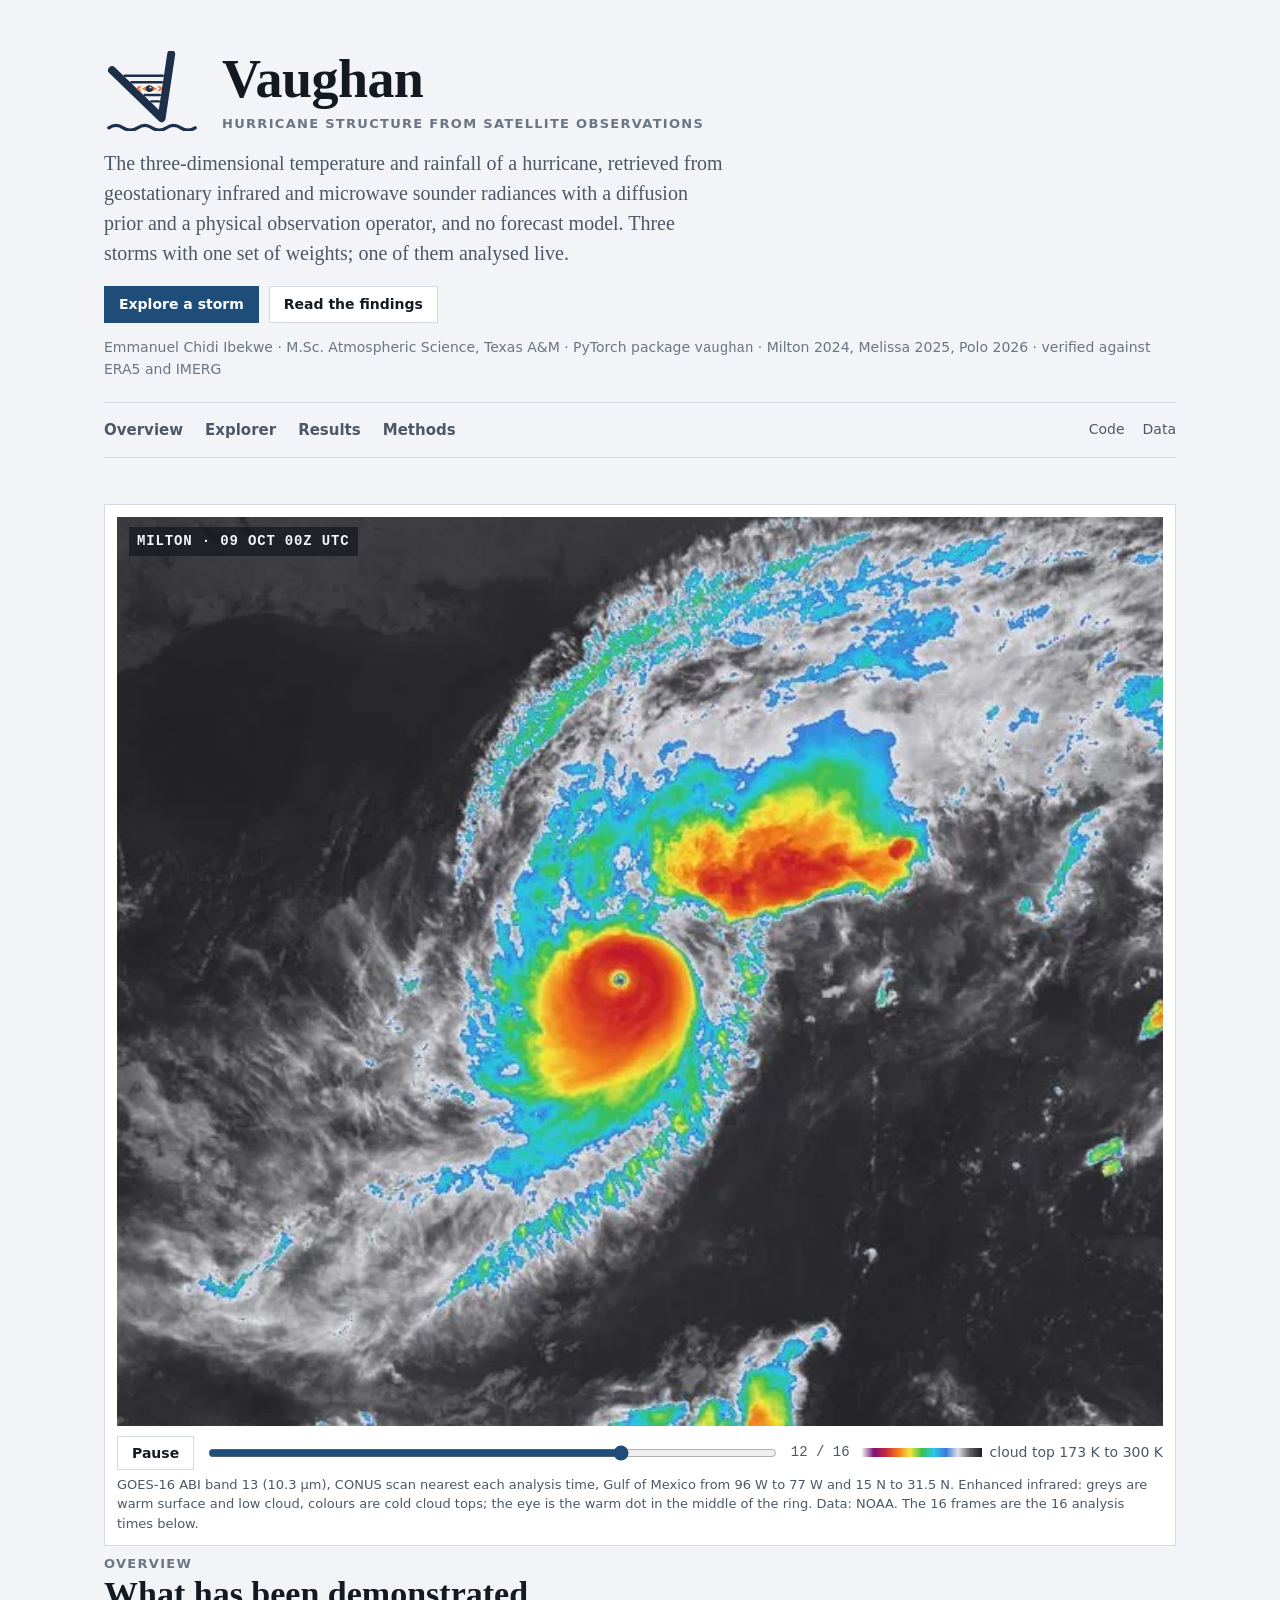
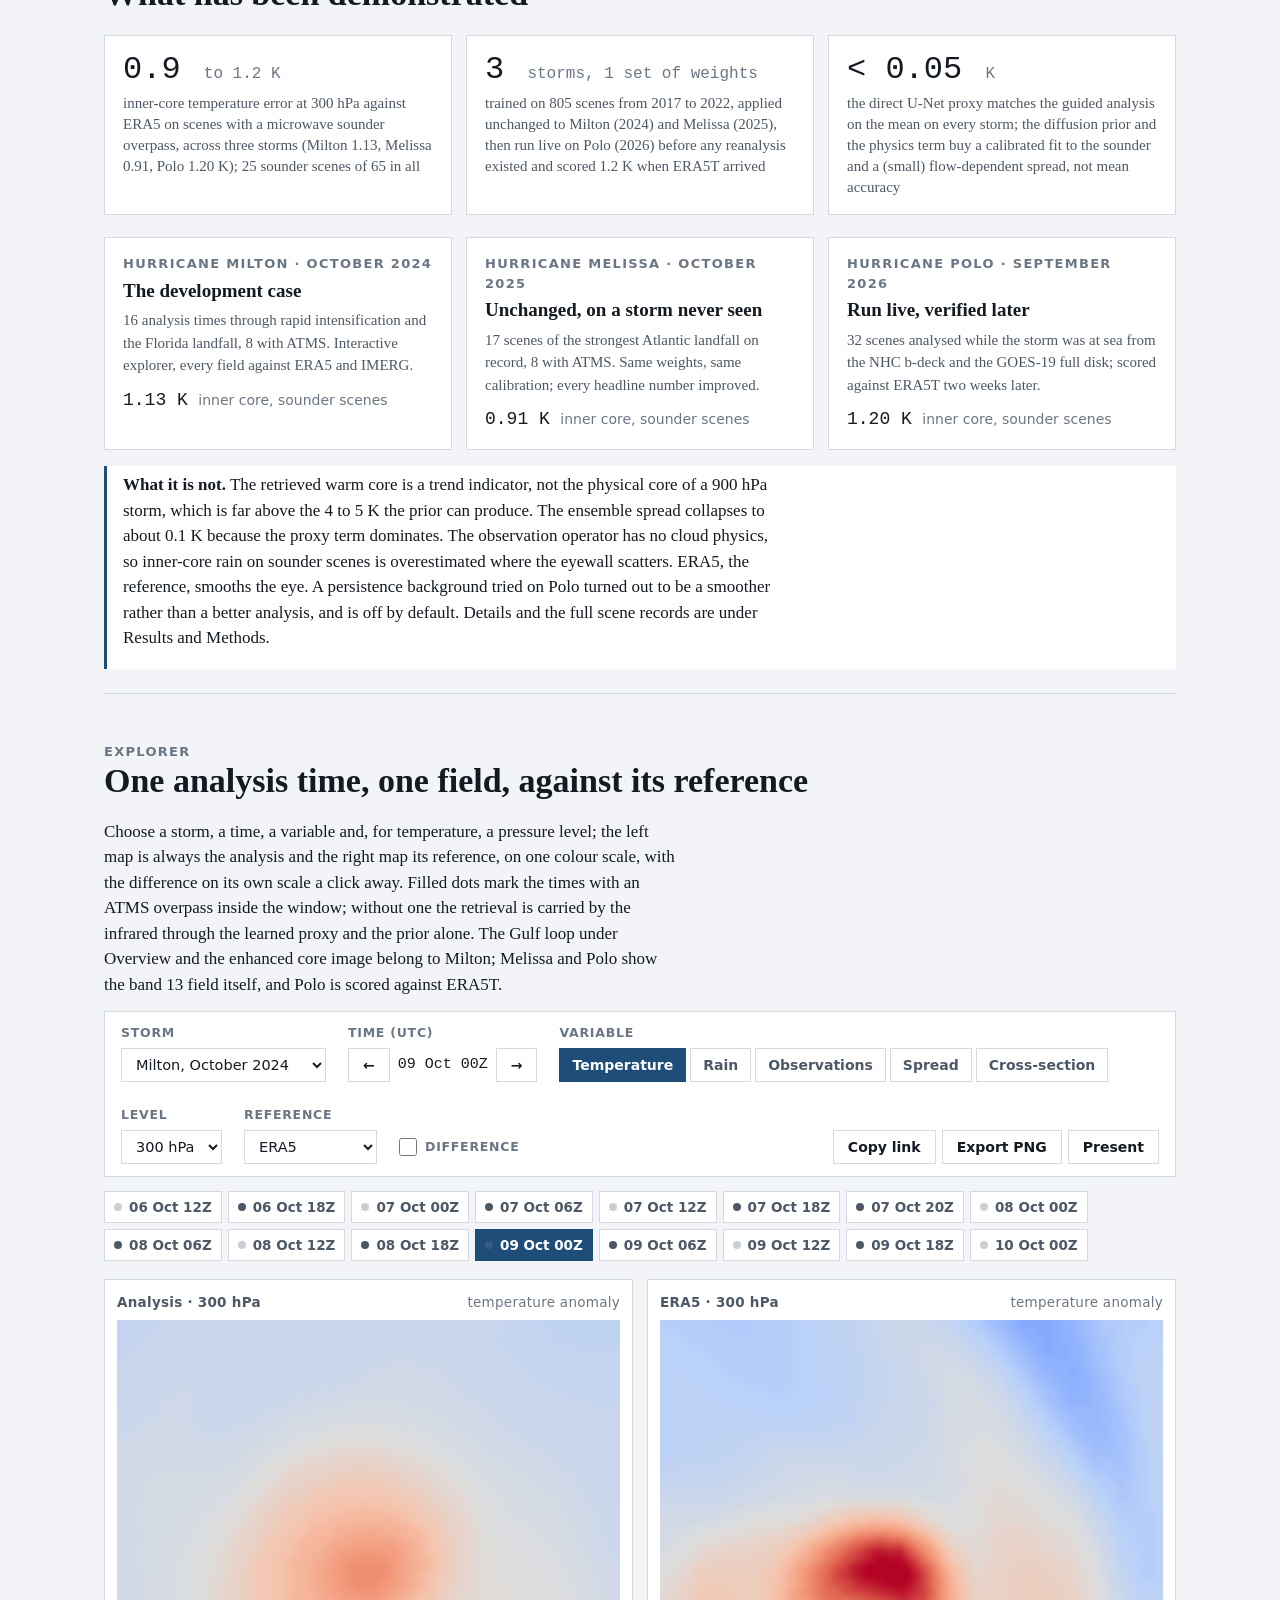
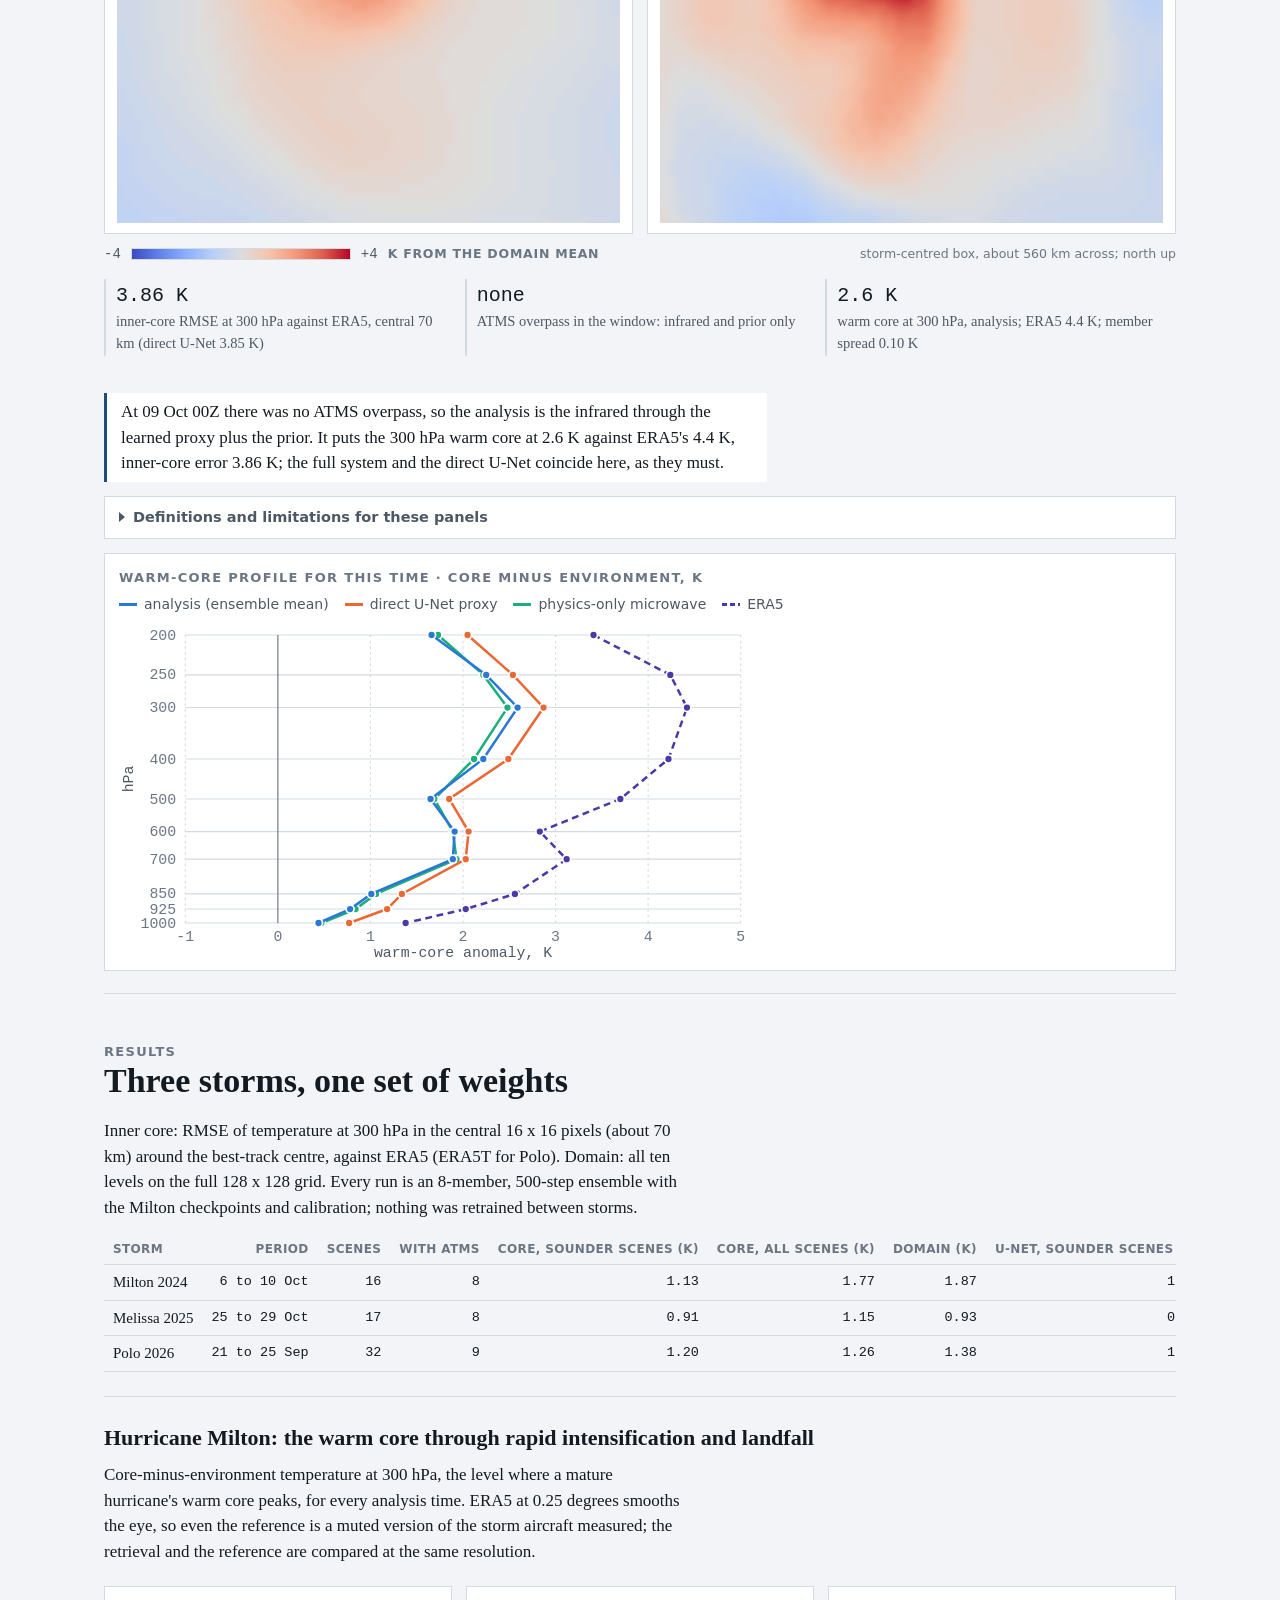
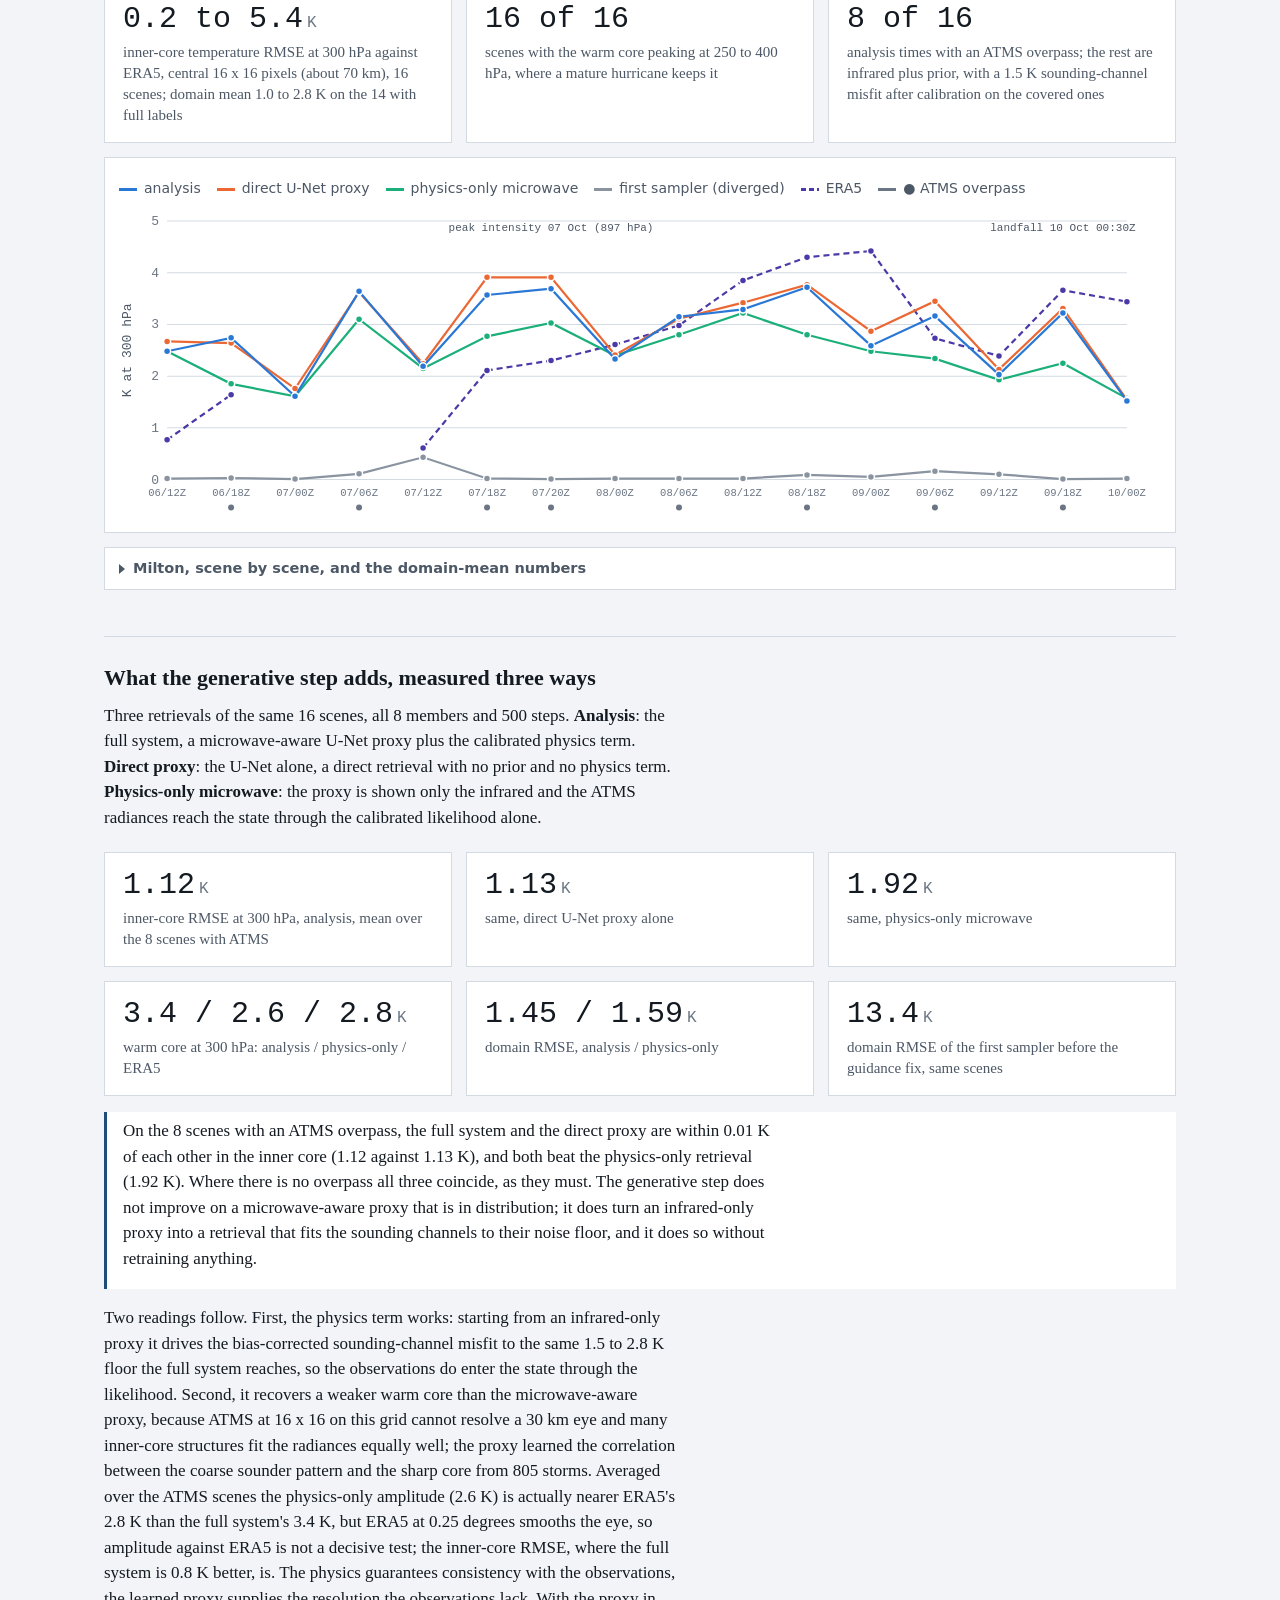
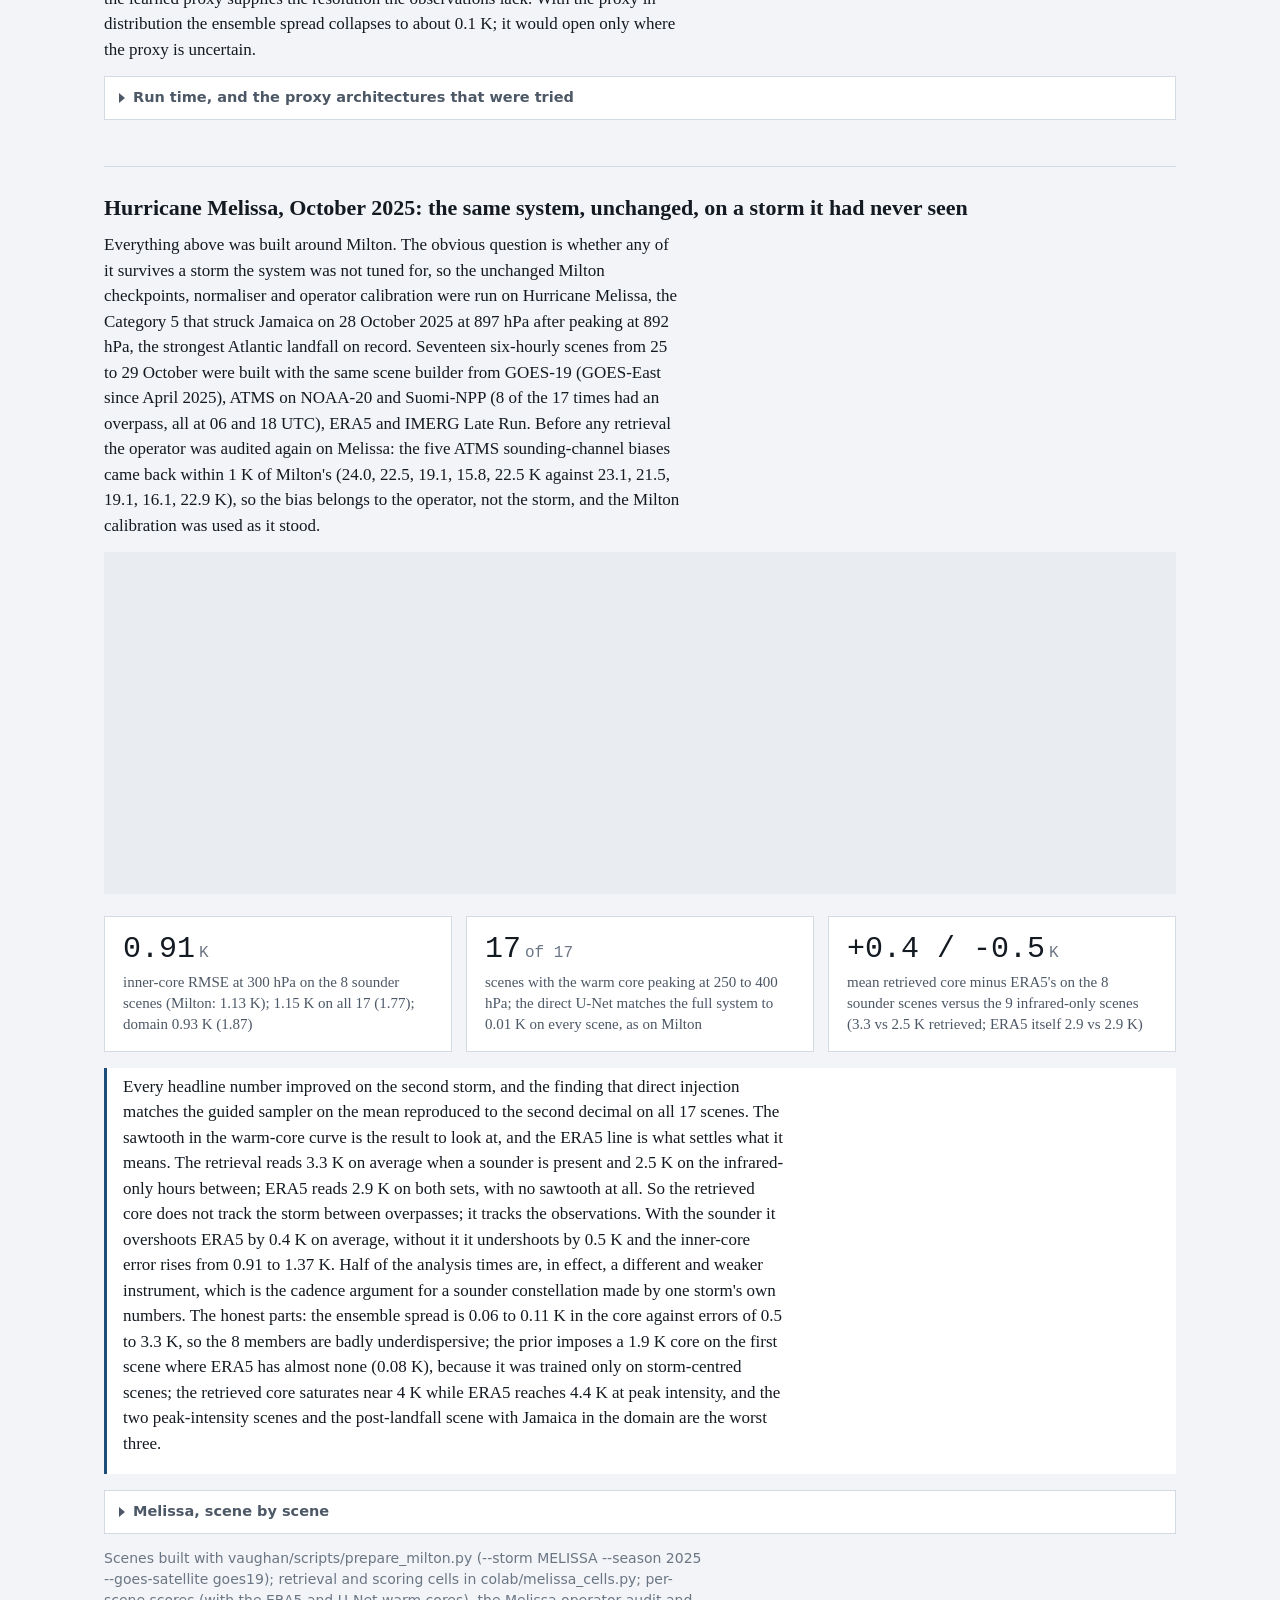
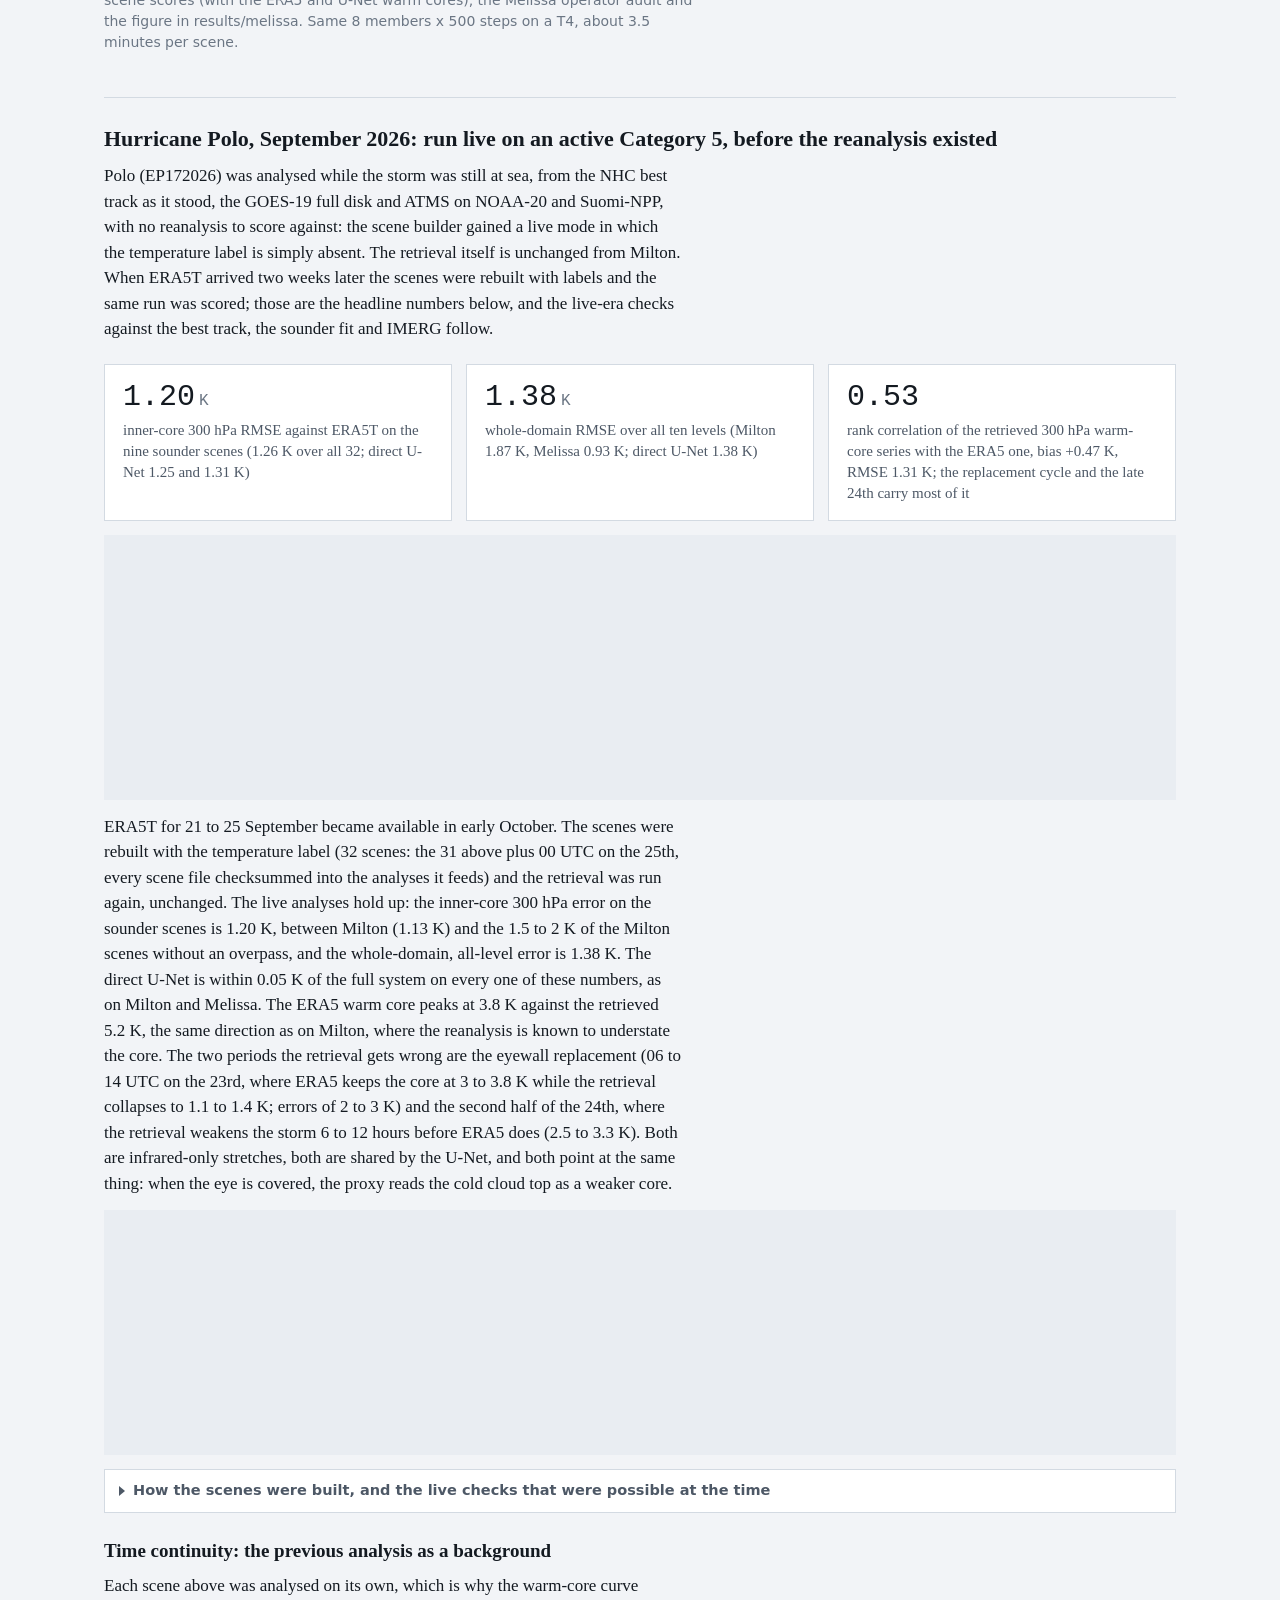
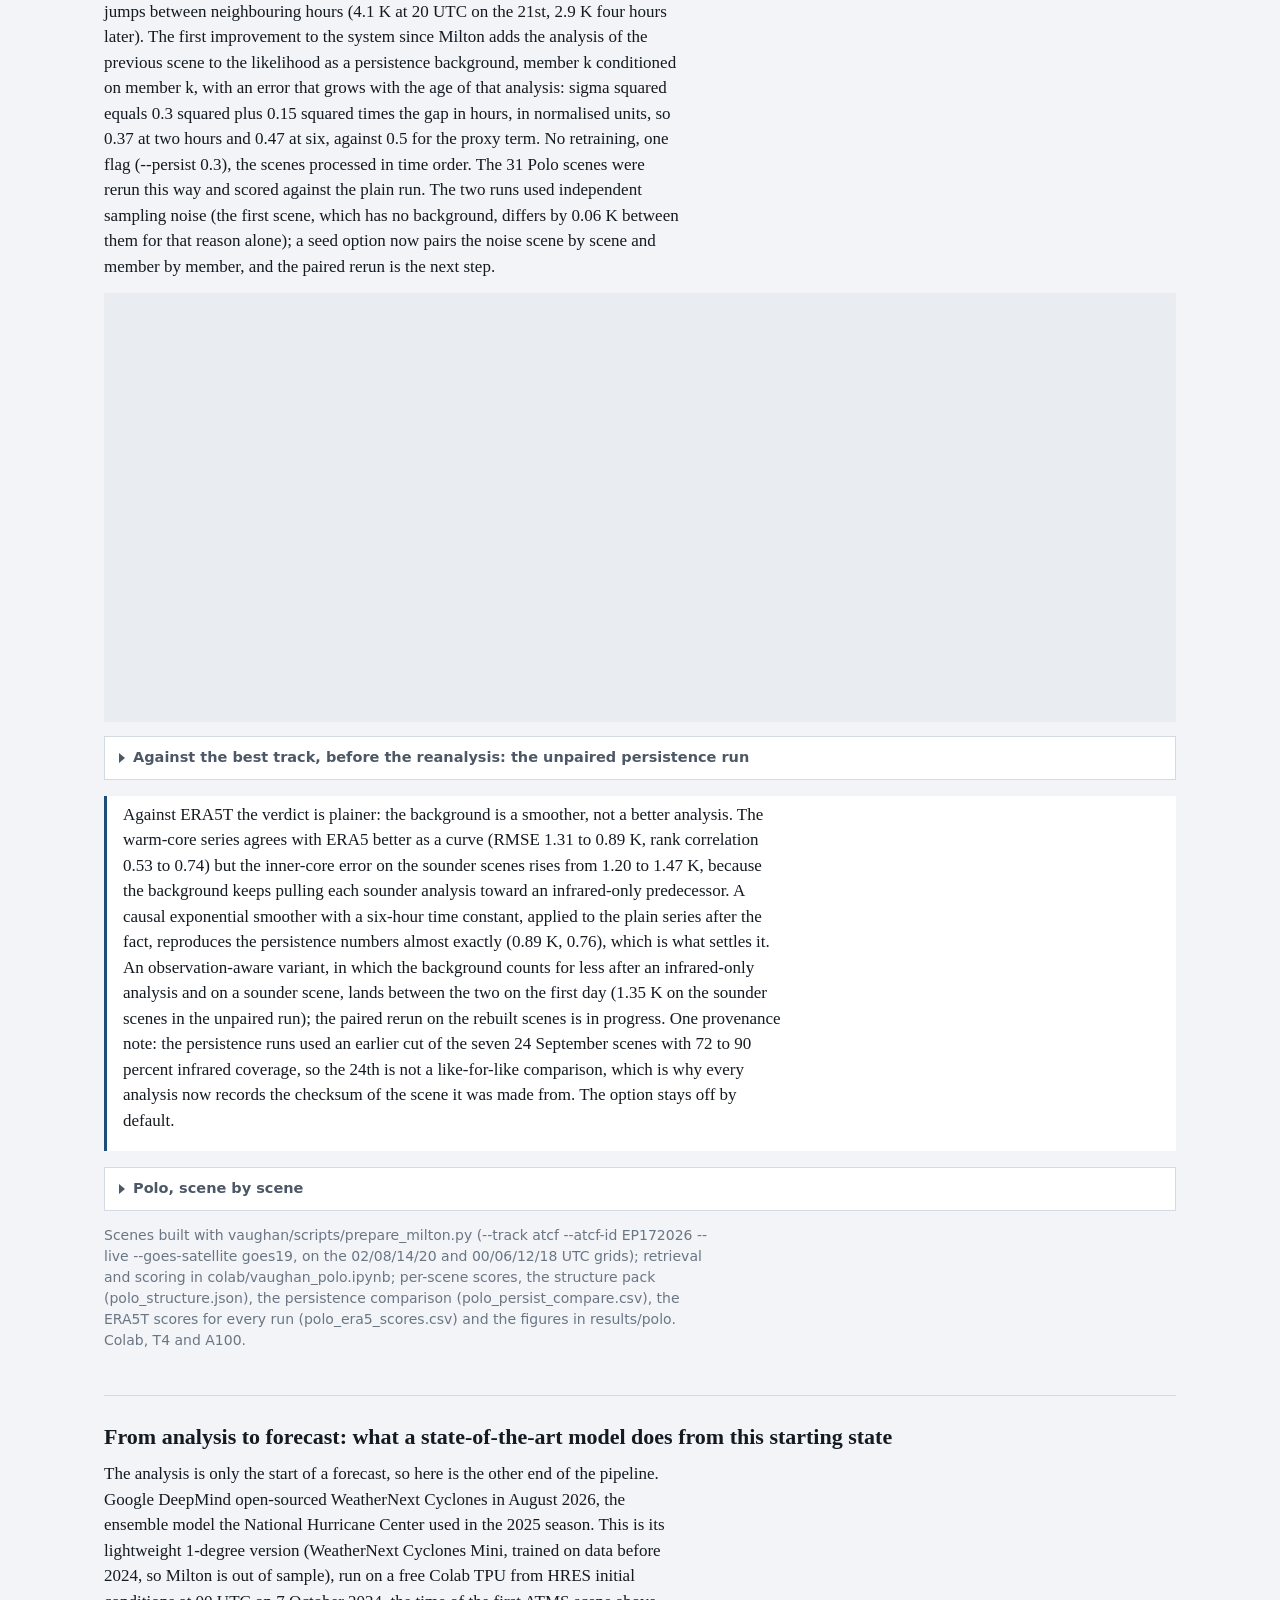
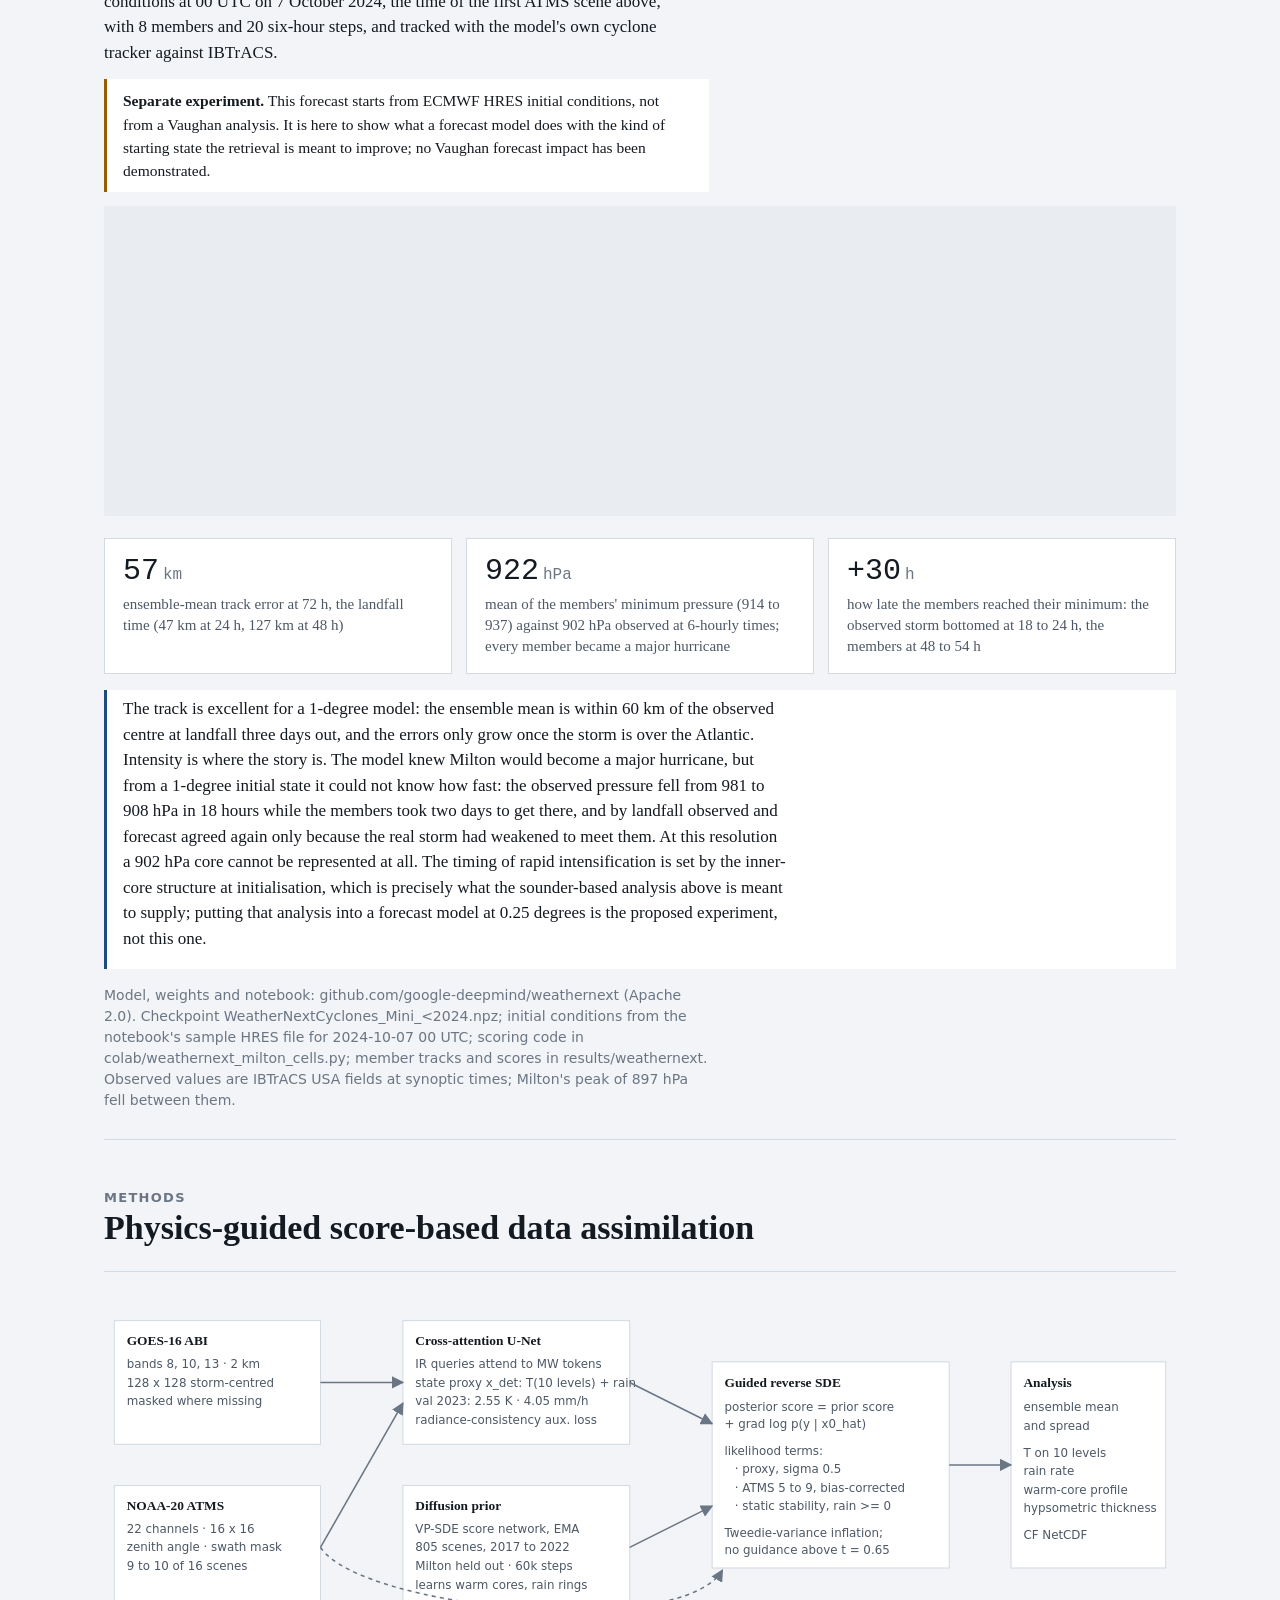
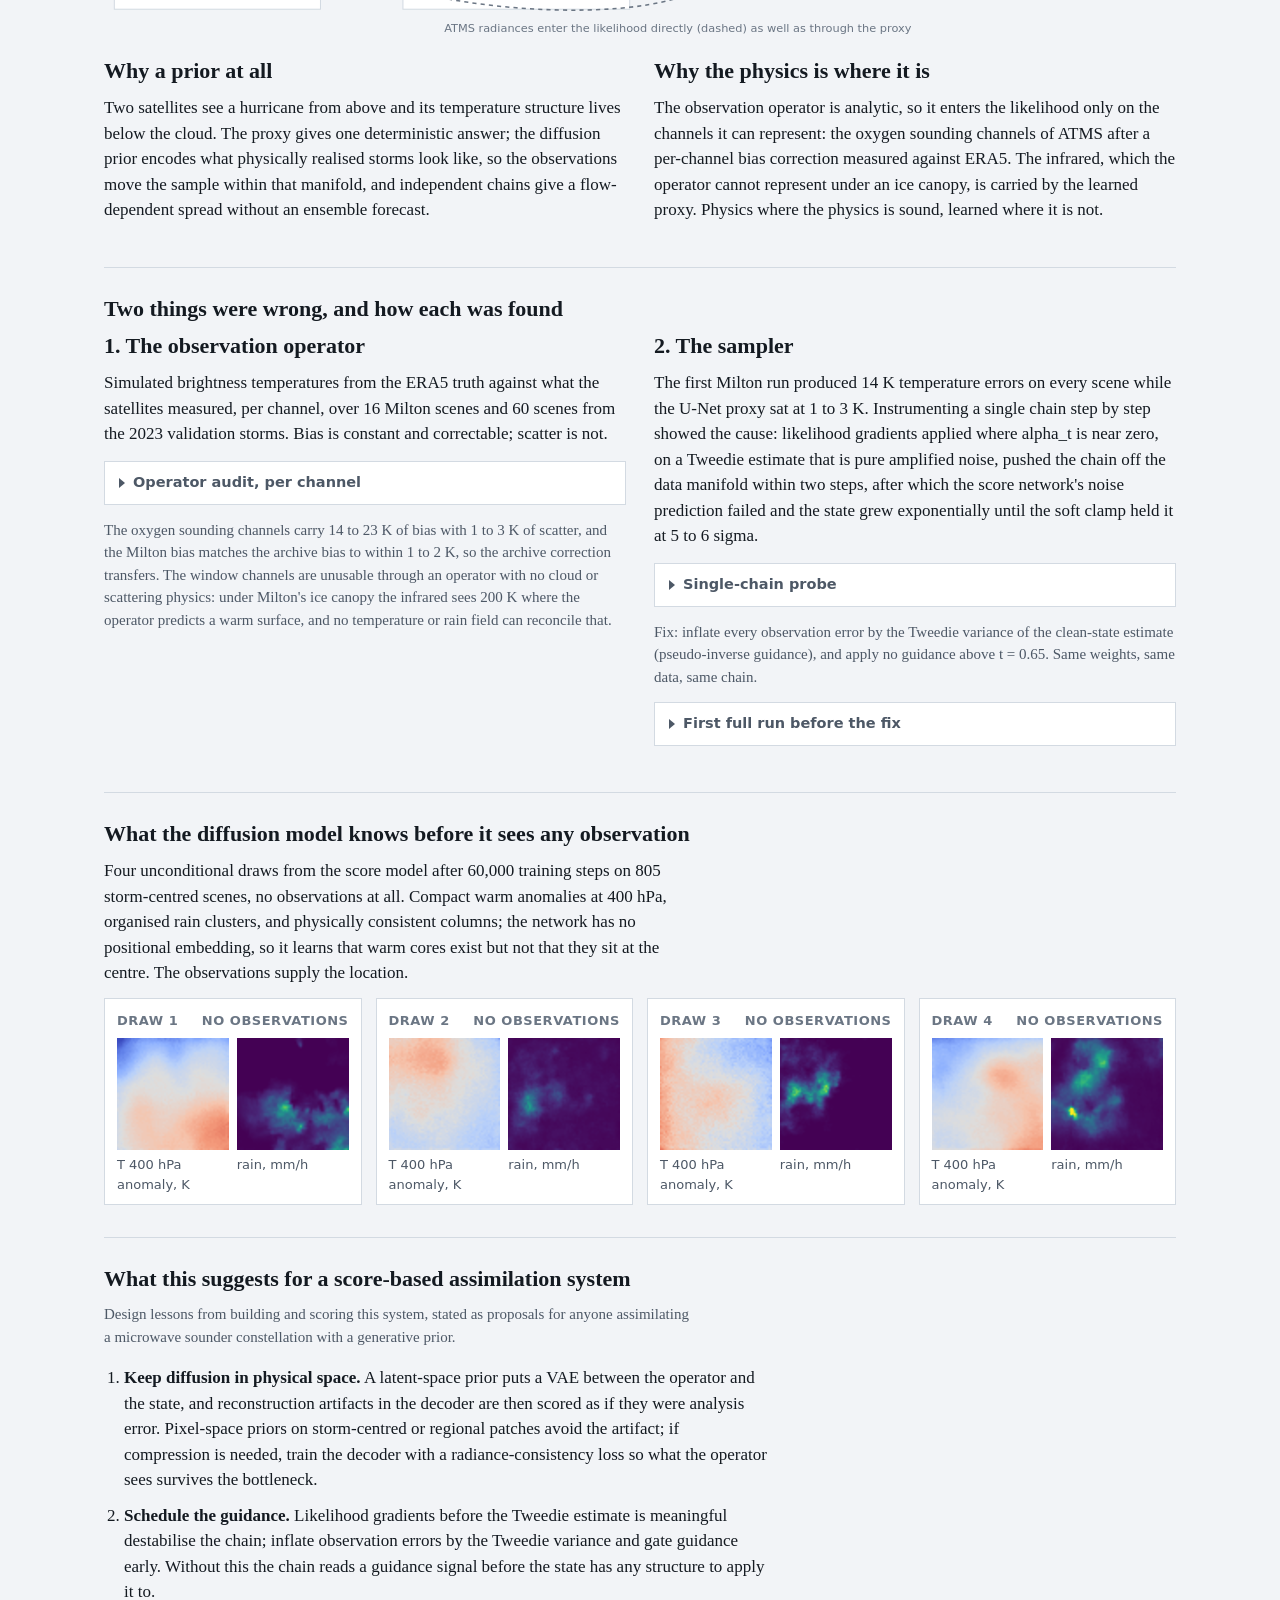
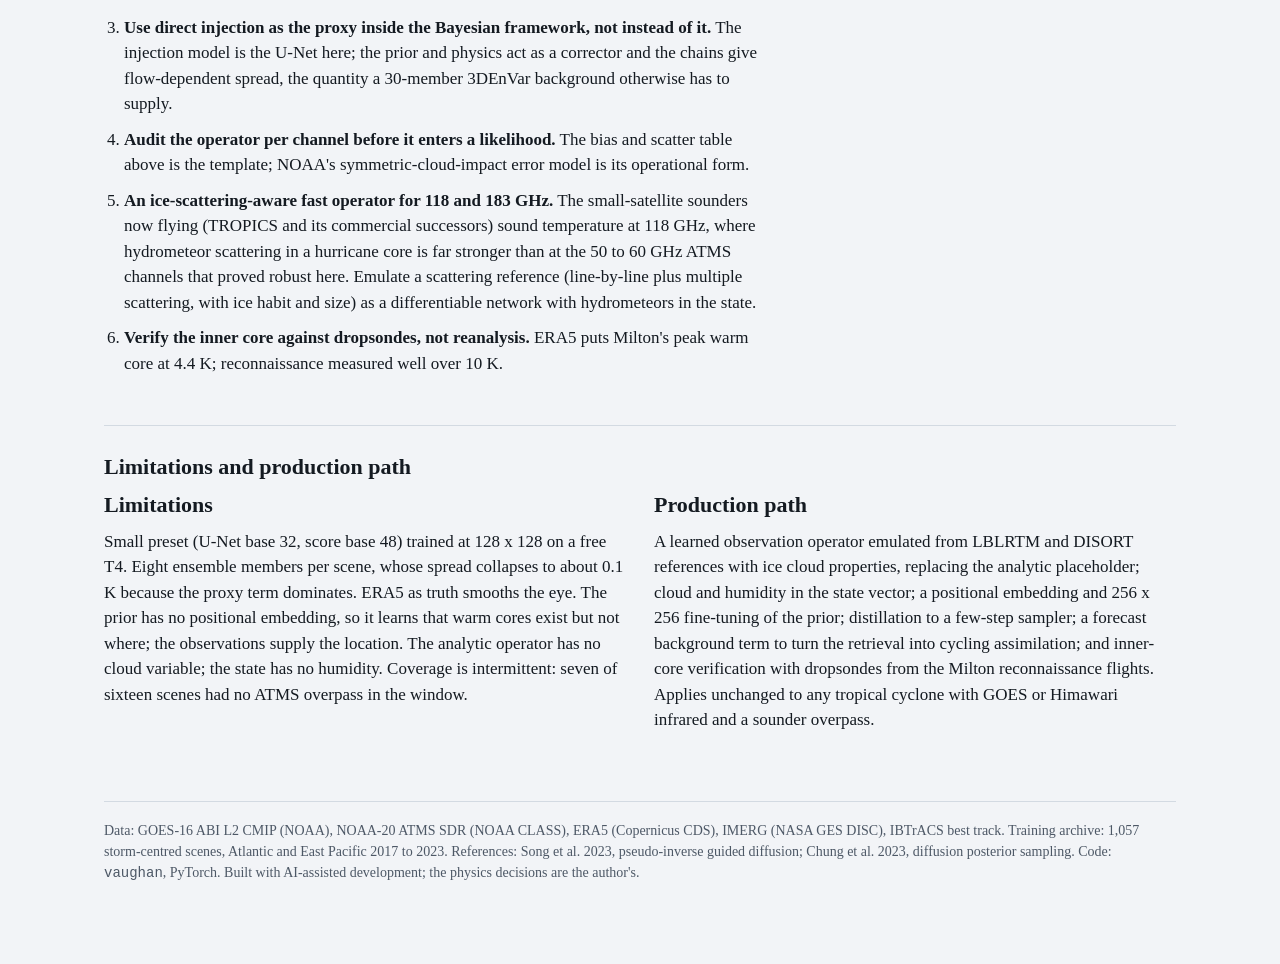
<file: dashboard/index.html>
<!doctype html>
<html lang="en">
<head>
<meta charset="utf-8">
<meta name="viewport" content="width=device-width, initial-scale=1">
<meta http-equiv="Content-Security-Policy" content="default-src 'self'; script-src 'self'; style-src 'self'; img-src 'self' data:; font-src 'self'; connect-src 'self'; object-src 'none'; base-uri 'none'; form-action 'none'">
<title>Vaughan: hurricane structure from satellite observations</title>
<meta name="description" content="Vaughan retrieves the three-dimensional temperature and rainfall structure of a hurricane from geostationary infrared and microwave sounder radiances alone, by physics-guided score-based data assimilation. Verified against ERA5 and IMERG on Hurricanes Milton and Melissa, and run live on Hurricane Polo before any reanalysis existed.">
<meta name="author" content="Emmanuel Chidi Ibekwe">
<meta name="color-scheme" content="light dark">
<meta name="theme-color" content="#1e2f4a">
<meta property="og:type" content="article">
<meta property="og:title" content="Vaughan: hurricane structure from satellite observations">
<meta property="og:description" content="Three-dimensional hurricane temperature and rain from two satellites and no forecast model: three storms, one set of weights, one run live.">
<meta property="og:image" content="img/og.png">
<meta property="og:image:width" content="1200">
<meta property="og:image:height" content="630">
<meta name="twitter:card" content="summary_large_image">
<link rel="icon" href="favicon.svg" type="image/svg+xml">
<link rel="apple-touch-icon" href="img/icon-180.png">
<link rel="manifest" href="manifest.webmanifest">
<link rel="preload" href="data/manifest.json" as="fetch" crossorigin>
<link rel="modulepreload" href="js/app.js?v=01dcba56">
<link rel="stylesheet" href="styles.257cd241.css">
</head>
<body>
<a class="skip" href="#main">Skip to content</a>
<div class="wrap">
<header class="mast">
  <div class="brand">
    <svg viewBox="0 0 120 100" role="img" aria-label="Vaughan mark">
      <path d="M6 96 Q 15 90 24 96 T 42 96 T 60 96 T 78 96 T 96 96 T 114 96" fill="none" stroke="currentColor" stroke-width="4" stroke-linecap="round"/>
      <path d="M10 24 L 72 84 L 84 4" fill="none" stroke="currentColor" stroke-width="10" stroke-linejoin="round" stroke-linecap="round"/>
      <g stroke="currentColor" stroke-width="3" stroke-linecap="round">
        <line x1="25.9" y1="31" x2="73.4" y2="31"/><line x1="34.2" y1="39" x2="72.2" y2="39"/><line x1="50.8" y1="55" x2="69.8" y2="55"/><line x1="59.0" y1="63" x2="68.6" y2="63"/>
      </g>
      <line x1="44.0" y1="47" x2="69.5" y2="47" stroke="var(--brand-warm)" stroke-width="6" stroke-linecap="round"/>
      <path d="M45.25 47 Q 56.75 37.5 68.25 47 Q 56.75 56.5 45.25 47 Z" fill="var(--brand-warm)" stroke="var(--surface)" stroke-width="2.2" stroke-linejoin="round"/>
      <circle cx="56.75" cy="47" r="4.3" fill="currentColor"/><circle cx="58.1" cy="45.7" r="1.2" fill="var(--surface)"/>
    </svg>
    <div><h1>Vaughan</h1><div class="eyebrow tag">Hurricane structure from satellite observations</div></div>
  </div>
  <p class="lede">The three-dimensional temperature and rainfall of a hurricane, retrieved from geostationary infrared and microwave sounder radiances with a diffusion prior and a physical observation operator, and no forecast model. Three storms with one set of weights; one of them analysed live.</p>
  <div class="actions"><a class="btn primary" href="#explorer">Explore a storm</a><a class="btn" href="#results">Read the findings</a></div>
  <div class="by">Emmanuel Chidi Ibekwe · M.Sc. Atmospheric Science, Texas A&amp;M · PyTorch package <span class="mono">vaughan</span> · Milton 2024, Melissa 2025, Polo 2026 · verified against ERA5 and IMERG</div>
</header>
<main id="main">
<nav class="toc" aria-label="views">
  <a href="#overview">Overview</a><a href="#explorer">Explorer</a><a href="#results">Results</a><a href="#methods">Methods</a>
  <span class="util"><a href="https://github.com/Ibekwemmanuel7/vaughan">Code</a><a href="https://github.com/Ibekwemmanuel7/vaughan/tree/main/results">Data</a></span>
</nav>

<section id="overview" class="view first">
  <div class="hero" id="imagery">
    <div class="frame"><img id="heroimg" width="640" height="556" decoding="async" fetchpriority="high" alt="GOES-16 band 13 enhanced infrared image of Hurricane Milton over the Gulf of Mexico"><div class="lab" id="herolab"></div></div>
    <div class="ctl">
      <button id="playbtn" type="button" class="btn" aria-pressed="true">Pause</button>
      <label class="sr-only" for="heroslider">analysis time</label><input type="range" id="heroslider" min="0" max="15" value="10" step="1">
      <output id="heroidx" class="mono" for="heroslider"></output>
      <span class="scale"><i></i> cloud top 173 K to 300 K</span>
    </div>
    <div class="cap">GOES-16 ABI band 13 (10.3 µm), CONUS scan nearest each analysis time, Gulf of Mexico from 96 W to 77 W and 15 N to 31.5 N. Enhanced infrared: greys are warm surface and low cloud, colours are cold cloud tops; the eye is the warm dot in the middle of the ring. Data: NOAA. The 16 frames are the 16 analysis times below.</div>
  </div>
  <div class="viewhead"><div class="eyebrow">Overview</div><h2>What has been demonstrated</h2></div>
  <div class="tiles findings">
    <div class="tile"><div class="n">0.9 <span class="u">to 1.2 K</span></div><div class="l">inner-core temperature error at 300 hPa against ERA5 on scenes with a microwave sounder overpass, across three storms (Milton 1.13, Melissa 0.91, Polo 1.20 K); 25 sounder scenes of 65 in all</div></div>
    <div class="tile"><div class="n">3 <span class="u">storms, 1 set of weights</span></div><div class="l">trained on 805 scenes from 2017 to 2022, applied unchanged to Milton (2024) and Melissa (2025), then run live on Polo (2026) before any reanalysis existed and scored 1.2 K when ERA5T arrived</div></div>
    <div class="tile"><div class="n">&lt; 0.05 <span class="u">K</span></div><div class="l">the direct U-Net proxy matches the guided analysis on the mean on every storm; the diffusion prior and the physics term buy a calibrated fit to the sounder and a (small) flow-dependent spread, not mean accuracy</div></div>
  </div>
  <div class="cards">
    <a class="card" href="#milton"><div class="eyebrow">Hurricane Milton · October 2024</div><h3>The development case</h3><p>16 analysis times through rapid intensification and the Florida landfall, 8 with ATMS. Interactive explorer, every field against ERA5 and IMERG.</p><div class="kv"><span>1.13 K</span> inner core, sounder scenes</div></a>
    <a class="card" href="#melissa"><div class="eyebrow">Hurricane Melissa · October 2025</div><h3>Unchanged, on a storm never seen</h3><p>17 scenes of the strongest Atlantic landfall on record, 8 with ATMS. Same weights, same calibration; every headline number improved.</p><div class="kv"><span>0.91 K</span> inner core, sounder scenes</div></a>
    <a class="card" href="#polo"><div class="eyebrow">Hurricane Polo · September 2026</div><h3>Run live, verified later</h3><p>32 scenes analysed while the storm was at sea from the NHC b-deck and the GOES-19 full disk; scored against ERA5T two weeks later.</p><div class="kv"><span>1.20 K</span> inner core, sounder scenes</div></a>
  </div>
  <div class="callout"><p><strong>What it is not.</strong> The retrieved warm core is a trend indicator, not the physical core of a 900 hPa storm, which is far above the 4 to 5 K the prior can produce. The ensemble spread collapses to about 0.1 K because the proxy term dominates. The observation operator has no cloud physics, so inner-core rain on sounder scenes is overestimated where the eyewall scatters. ERA5, the reference, smooths the eye. A persistence background tried on Polo turned out to be a smoother rather than a better analysis, and is off by default. Details and the full scene records are under Results and Methods.</p></div>
</section>

<section id="explorer" class="view">
  <div class="viewhead"><div class="eyebrow">Explorer</div><h2>One analysis time, one field, against its reference</h2></div>
  <p>Choose a storm, a time, a variable and, for temperature, a pressure level; the left map is always the analysis and the right map its reference, on one colour scale, with the difference on its own scale a click away. Filled dots mark the times with an ATMS overpass inside the window; without one the retrieval is carried by the infrared through the learned proxy and the prior alone. The Gulf loop under Overview and the enhanced core image belong to Milton; Melissa and Polo show the band 13 field itself, and Polo is scored against ERA5T.</p>
  <p class="status" id="status" role="status" hidden></p>
  <div class="toolbar" role="group" aria-label="explorer controls">
    <label class="ctlgroup"><span class="lab">Storm</span><select id="stormsel" class="sel"><option value="milton">Milton, October 2024</option></select></label>
    <div class="ctlgroup"><span class="lab">Time (UTC)</span><div class="stepper"><button type="button" class="btn" id="prevbtn" aria-label="previous analysis time">&larr;</button><output id="timelab" class="mono"></output><button type="button" class="btn" id="nextbtn" aria-label="next analysis time">&rarr;</button></div></div>
    <div class="ctlgroup grow"><span class="lab">Variable</span><div class="tabs" role="tablist" id="vartabs">
      <button type="button" role="tab" class="tab" data-var="temp" aria-selected="true">Temperature</button>
      <button type="button" role="tab" class="tab" data-var="rain" aria-selected="false">Rain</button>
      <button type="button" role="tab" class="tab" data-var="obs" aria-selected="false">Observations</button>
      <button type="button" role="tab" class="tab" data-var="spread" aria-selected="false">Spread</button>
      <button type="button" role="tab" class="tab" data-var="xsec" aria-selected="false">Cross-section</button>
    </div></div>
    <span class="brk" aria-hidden="true"></span>
    <label class="ctlgroup" id="levelgroup"><span class="lab">Level</span><select id="levelsel" class="sel"><option value="300">300 hPa</option><option value="850">850 hPa</option></select></label>
    <label class="ctlgroup" id="refgroup"><span class="lab">Reference</span><select id="refsel" class="sel"><option value="era5">ERA5</option><option value="unet">direct U-Net</option><option value="phys">physics-only</option></select></label>
    <label class="ctlgroup check"><input type="checkbox" id="diffchk"> <span class="lab">Difference</span></label>
    <div class="ctlgroup share"><div class="sharebtns"><button type="button" class="btn" id="copybtn">Copy link</button><button type="button" class="btn" id="exportbtn">Export PNG</button><button type="button" class="btn" id="presentbtn" aria-pressed="false">Present</button></div></div>
  </div>
  <div class="strip" id="strip" role="group" aria-label="analysis time; use the arrow keys to move between times"></div>
  <div class="phoneswitch" role="group" aria-label="which map to show on narrow screens"><button type="button" class="chip" data-show="ana" aria-pressed="true">Analysis</button><button type="button" class="chip" data-show="ref" aria-pressed="false">Reference</button></div>
  <div class="maps" id="maps" data-show="ana" data-var="temp">
    <figure class="map obs" id="map_ir"><figcaption class="t"><span>GOES band 13 · observed</span><span id="irrange"></span></figcaption><img class="coreimg" id="coreimg" width="384" height="384" decoding="async" alt="storm-centred GOES-16 band 13 image"><canvas class="field" id="c_ir" hidden></canvas></figure>
    <figure class="map ana"><figcaption class="t"><span id="lab_ana">Analysis</span><span id="sub_ana"></span></figcaption><canvas class="field" id="c_ana"></canvas></figure>
    <figure class="map ref"><figcaption class="t"><span id="lab_ref">ERA5</span><span id="sub_ref"></span></figcaption><canvas class="field" id="c_ref"></canvas></figure>
  </div>
  <div class="scalebar"><span id="scale_lo" class="mono"></span><i id="scale_grad"></i><span id="scale_hi" class="mono"></span><span id="scale_units" class="lab"></span><span class="lab dim" id="scale_note">storm-centred box, about 560 km across; north up</span></div>
  <div class="scenestats" id="scenestats" aria-live="polite"></div>
  <p class="sharenote fine" id="sharenote" role="status" aria-live="polite"></p>
  <p class="finding" id="finding"></p>
  <details class="more"><summary>Definitions and limitations for these panels</summary>
    <p class="note">Temperature maps are anomalies from the domain mean at the chosen level, on a fixed scale of minus 4 to plus 4 K so that times can be compared; ERA5 is the 0.25 degree reanalysis regridded to the 4.4 km analysis grid, which smooths the eye. Rain is the ensemble-mean rate against IMERG Final Run, 0 to 30 mm per hour. Observations show ATMS channel 7 (54.4 GHz) as observed and as simulated from the analysis by the calibrated operator after the archive bias of 18.3 K is removed; grey means no overpass in the 90 minute window. Spread is the standard deviation across the 8 members at 300 hPa, 0 to 0.3 K (it is about 0.1 K almost everywhere, the underdispersion stated under Limitations); the companion map is the analysis minus the direct U-Net at 300 hPa, which is what the prior and the physics term changed. The cross-section runs east to west through the best-track centre, 200 to 1000 hPa, anomaly from each level's mean. Differences are analysis minus reference on their own scale. Inner-core RMSE: central 16 x 16 pixels (about 70 km) at 300 hPa. Fields are stored at 64 x 64 (8.8 km) for the page; the analyses themselves are 128 x 128.</p>
  </details>
  <div class="chart relwrap"><div class="eyebrow charttitle">Warm-core profile for this time · core minus environment, K</div>
    <div class="legend"><span class="key s-ana">analysis (ensemble mean)</span><span class="key s-unet">direct U-Net proxy</span><span class="key s-phys">physics-only microwave</span><span class="key s-era dash">ERA5</span></div>
    <svg id="profile" viewBox="0 0 560 300" role="img"></svg><div class="tip" id="tip1"></div></div>
</section>

<section id="results" class="view">
  <div class="viewhead"><div class="eyebrow">Results</div><h2>Three storms, one set of weights</h2></div>
  <p>Inner core: RMSE of temperature at 300 hPa in the central 16 x 16 pixels (about 70 km) around the best-track centre, against ERA5 (ERA5T for Polo). Domain: all ten levels on the full 128 x 128 grid. Every run is an 8-member, 500-step ensemble with the Milton checkpoints and calibration; nothing was retrained between storms.</p>
  <div class="tbl"><table class="summary">
    <thead><tr><th>storm</th><th>period</th><th>scenes</th><th>with ATMS</th><th>core, sounder scenes (K)</th><th>core, all scenes (K)</th><th>domain (K)</th><th>U-Net, sounder scenes (K)</th><th>reference</th></tr></thead>
    <tbody>
      <tr><td>Milton 2024</td><td>6 to 10 Oct</td><td>16</td><td>8</td><td>1.13</td><td>1.77</td><td>1.87</td><td>1.13</td><td>ERA5, after the fact</td></tr>
      <tr><td>Melissa 2025</td><td>25 to 29 Oct</td><td>17</td><td>8</td><td>0.91</td><td>1.15</td><td>0.93</td><td>0.91</td><td>ERA5, after the fact</td></tr>
      <tr><td>Polo 2026</td><td>21 to 25 Sep</td><td>32</td><td>9</td><td>1.20</td><td>1.26</td><td>1.38</td><td>1.25</td><td>ERA5T, run live two weeks earlier</td></tr>
    </tbody>
  </table></div>
  <div class="sub" id="milton">
  <h3>Hurricane Milton: the warm core through rapid intensification and landfall</h3>
  <p>Core-minus-environment temperature at 300 hPa, the level where a mature hurricane's warm core peaks, for every analysis time. ERA5 at 0.25 degrees smooths the eye, so even the reference is a muted version of the storm aircraft measured; the retrieval and the reference are compared at the same resolution.</p>
  <div class="tiles" id="tiles"></div>
  <div class="chart relwrap">
    <div class="legend"><span class="key s-ana">analysis</span><span class="key s-unet">direct U-Net proxy</span><span class="key s-phys">physics-only microwave</span><span class="key s-v1">first sampler (diverged)</span><span class="key s-era dash">ERA5</span><span class="key ink-3">● ATMS overpass</span></div>
    <svg id="series" viewBox="0 0 1040 320" role="img"></svg><div class="tip" id="tip2"></div>
  </div>
  <details class="more"><summary>Milton, scene by scene, and the domain-mean numbers</summary>
  <p class="note">Sixteen analysis times, each retrieved from the infrared and microwave radiances alone with an 8-member, 500-step ensemble on a T4. ERA5 and IMERG are used only to verify. Domain-mean errors are shown because they are the standard metric, with the caveat that the climatological standard deviation of temperature on these levels is only 2 to 4 K, so the inner-core numbers and the warm-core profiles below are the ones that matter.</p>
  <div class="tbl"><table id="errtable"></table></div>
  <p class="fine">Core: RMSE at 300 hPa in the central 16 x 16 pixel box (about 70 km at 4.4 km per pixel) around the best-track centre. Domain: mean over ten levels on the full 128 x 128 grid. All runs 8 members x 500 steps. Two scenes have gaps in the ERA5/IMERG labels and are not scored.</p>
  </details>
  </div>

  <div class="sub" id="compare">
  <h3>What the generative step adds, measured three ways</h3>
  <p>Three retrievals of the same 16 scenes, all 8 members and 500 steps. <strong>Analysis</strong>: the full system, a microwave-aware U-Net proxy plus the calibrated physics term. <strong>Direct proxy</strong>: the U-Net alone, a direct retrieval with no prior and no physics term. <strong>Physics-only microwave</strong>: the proxy is shown only the infrared and the ATMS radiances reach the state through the calibrated likelihood alone.</p>
  <div class="tiles" id="cmp_tiles"></div>
  <div class="callout"><p id="cmp_text"></p></div>
  <p>Two readings follow. First, the physics term works: starting from an infrared-only proxy it drives the bias-corrected sounding-channel misfit to the same 1.5 to 2.8 K floor the full system reaches, so the observations do enter the state through the likelihood. Second, it recovers a weaker warm core than the microwave-aware proxy, because ATMS at 16 x 16 on this grid cannot resolve a 30 km eye and many inner-core structures fit the radiances equally well; the proxy learned the correlation between the coarse sounder pattern and the sharp core from 805 storms. Averaged over the ATMS scenes the physics-only amplitude (2.6 K) is actually nearer ERA5's 2.8 K than the full system's 3.4 K, but ERA5 at 0.25 degrees smooths the eye, so amplitude against ERA5 is not a decisive test; the inner-core RMSE, where the full system is 0.8 K better, is. The physics guarantees consistency with the observations, the learned proxy supplies the resolution the observations lack. With the proxy in distribution the ensemble spread collapses to about 0.1 K; it would open only where the proxy is uncertain.</p>
  <details class="more"><summary>Run time, and the proxy architectures that were tried</summary>
  <div class="tiles">
    <div class="tile"><div class="n">3.7<span class="u">min</span></div><div class="l">per scene, 8 members x 500 steps, on a T4 GPU (about 140 ms per network call)</div></div>
    <div class="tile"><div class="n">4<span class="u">min</span></div><div class="l">per member at 250 steps on two CPU threads; a 2-member CPU run reproduced these warm cores to 0.1 K</div></div>
    <div class="tile"><div class="n">10<span class="u">to 50x</span></div><div class="l">expected reduction from step distillation or a deterministic corrector seeded by the proxy</div></div>
  </div>
  <h4>Three ways to make the U-Net proxy smarter, and why none of them stayed</h4>
  <p>Four proxies trained on the same 805 scenes, 6,000 steps, seed and normaliser; only the network changed. A learned positional embedding, global self-attention over the infrared tokens at the 32 x 32 level, and a message-passing graph encoder over the valid sounder pixels (k-nearest-neighbour graph, k = 16, three rounds) in place of the convolutional microwave encoder. Train fit is the pooled RMSE on the training scenes, which the network has seen; the gap is validation minus train.</p>
  <p class="fine tblcap">Proxy variants scored with one tool on the same scenes. Core: 300 hPa, central 16 x 16 pixels, 8 scenes with an ATMS overpass. Validation: 252 held-out 2023 scenes, all levels and pixels.</p>
  <div class="tbl"><table>
    <thead><tr><th>proxy</th><th>params</th><th>train fit T (K)</th><th>val T (K)</th><th>gap (K)</th><th>val rain (mm/h)</th><th>core, ATMS (K)</th><th>core, all 16 (K)</th></tr></thead>
    <tbody>
      <tr><td>convolutional U-Net (used)</td><td>9.56 M</td><td>1.30</td><td class="ok">2.89</td><td class="ok">1.60</td><td class="ok">4.72</td><td class="ok">1.13</td><td class="ok">1.77</td></tr>
      <tr><td>+ positional embedding</td><td>9.57 M</td><td>1.32</td><td>3.00</td><td>1.67</td><td>4.75</td><td class="warn">1.33</td><td>1.76</td></tr>
      <tr><td>+ embedding + self-attention</td><td>9.70 M</td><td>1.32</td><td>2.97</td><td>1.65</td><td>4.60</td><td class="bad">1.53</td><td class="bad">2.16</td></tr>
      <tr><td>graph microwave encoder</td><td>9.22 M</td><td>1.30</td><td class="warn">3.05</td><td class="warn">1.75</td><td class="warn">5.43</td><td class="warn">1.31</td><td>1.83</td></tr>
    </tbody>
  </table></div>
  <div class="callout"><p>None of the three beat the plain U-Net, and all three lost in the inner core, where the sharpness matters. The more useful reading is the gap column: every variant fits the training scenes to about 1.3 K and every variant sits between 2.9 and 3.05 K on the held-out season. A 1.6 K gap shared by four architectures says the bottleneck is the 805-scene training set, not the network, so the next lever is data and regularisation rather than a fourth encoder. One seed each; the 0.2 to 0.4 K core differences carry a consistent sign across scenes, the 0.1 K validation differences do not.</p></div>
  </details>
  </div>

  <div class="sub" id="melissa">
  <h3>Hurricane Melissa, October 2025: the same system, unchanged, on a storm it had never seen</h3>
  <p>Everything above was built around Milton. The obvious question is whether any of it survives a storm the system was not tuned for, so the unchanged Milton checkpoints, normaliser and operator calibration were run on Hurricane Melissa, the Category 5 that struck Jamaica on 28 October 2025 at 897 hPa after peaking at 892 hPa, the strongest Atlantic landfall on record. Seventeen six-hourly scenes from 25 to 29 October were built with the same scene builder from GOES-19 (GOES-East since April 2025), ATMS on NOAA-20 and Suomi-NPP (8 of the 17 times had an overpass, all at 06 and 18 UTC), ERA5 and IMERG Late Run. Before any retrieval the operator was audited again on Melissa: the five ATMS sounding-channel biases came back within 1 K of Milton's (24.0, 22.5, 19.1, 15.8, 22.5 K against 23.1, 21.5, 19.1, 16.1, 22.9 K), so the bias belongs to the operator, not the storm, and the Milton calibration was used as it stood.</p>
  <figure class="fig"><img src="img/melissa_summary.webp" width="1284" height="409" loading="lazy" decoding="async" alt="Melissa: 300 hPa warm core through the storm for ERA5, the analysis and the direct U-Net, with ATMS overpasses marked, and observed minimum pressure from IBTrACS"></figure>
  <div class="tiles">
    <div class="tile"><div class="n">0.91<span class="u">K</span></div><div class="l">inner-core RMSE at 300 hPa on the 8 sounder scenes (Milton: 1.13 K); 1.15 K on all 17 (1.77); domain 0.93 K (1.87)</div></div>
    <div class="tile"><div class="n">17<span class="u">of 17</span></div><div class="l">scenes with the warm core peaking at 250 to 400 hPa; the direct U-Net matches the full system to 0.01 K on every scene, as on Milton</div></div>
    <div class="tile"><div class="n">+0.4 / -0.5<span class="u">K</span></div><div class="l">mean retrieved core minus ERA5's on the 8 sounder scenes versus the 9 infrared-only scenes (3.3 vs 2.5 K retrieved; ERA5 itself 2.9 vs 2.9 K)</div></div>
  </div>
  <div class="callout"><p>Every headline number improved on the second storm, and the finding that direct injection matches the guided sampler on the mean reproduced to the second decimal on all 17 scenes. The sawtooth in the warm-core curve is the result to look at, and the ERA5 line is what settles what it means. The retrieval reads 3.3 K on average when a sounder is present and 2.5 K on the infrared-only hours between; ERA5 reads 2.9 K on both sets, with no sawtooth at all. So the retrieved core does not track the storm between overpasses; it tracks the observations. With the sounder it overshoots ERA5 by 0.4 K on average, without it it undershoots by 0.5 K and the inner-core error rises from 0.91 to 1.37 K. Half of the analysis times are, in effect, a different and weaker instrument, which is the cadence argument for a sounder constellation made by one storm's own numbers. The honest parts: the ensemble spread is 0.06 to 0.11 K in the core against errors of 0.5 to 3.3 K, so the 8 members are badly underdispersive; the prior imposes a 1.9 K core on the first scene where ERA5 has almost none (0.08 K), because it was trained only on storm-centred scenes; the retrieved core saturates near 4 K while ERA5 reaches 4.4 K at peak intensity, and the two peak-intensity scenes and the post-landfall scene with Jamaica in the domain are the worst three.</p></div>
  <details class="more"><summary>Melissa, scene by scene</summary>
  <p class="fine tblcap">Melissa, scene by scene. Core: RMSE at 300 hPa in the central 16 x 16 pixels (about 70 km). Warm core: 5 x 5 pixel centre minus the environment beyond 48 pixels, at 300 hPa, the same definition for ERA5 and the retrieval. Analysis = 8-member ensemble mean; U-Net = the direct proxy. Rain labels are IMERG Late Run (the Final Run had not been produced for October 2025).</p>
  <div class="tbl"><table>
    <thead><tr><th>time</th><th>ATMS</th><th>ERA5 warm core (K)</th><th>retrieved warm core (K)</th><th>core RMSE analysis (K)</th><th>core RMSE U-Net (K)</th><th>domain RMSE (K)</th></tr></thead>
    <tbody><tr><td>25 Oct 00 UTC</td><td>no</td><td>0.08</td><td>1.93</td><td>1.04</td><td>1.06</td><td>0.75</td></tr><tr><td>25 Oct 06 UTC</td><td>yes</td><td>1.07</td><td>1.82</td><td>0.92</td><td>0.87</td><td>1.49</td></tr><tr><td>25 Oct 12 UTC</td><td>no</td><td>3.03</td><td>1.46</td><td>1.50</td><td>1.42</td><td>0.71</td></tr><tr><td>25 Oct 18 UTC</td><td>yes</td><td>2.83</td><td>2.28</td><td>0.49</td><td>0.48</td><td>0.44</td></tr><tr><td>26 Oct 00 UTC</td><td>no</td><td>2.79</td><td>2.48</td><td>0.84</td><td>0.79</td><td>0.64</td></tr><tr><td>26 Oct 06 UTC</td><td>yes</td><td>2.16</td><td>3.51</td><td>1.29</td><td>1.31</td><td>0.70</td></tr><tr><td>26 Oct 12 UTC</td><td>no</td><td>2.65</td><td>3.08</td><td>0.83</td><td>0.83</td><td>0.69</td></tr><tr><td>26 Oct 18 UTC</td><td>yes</td><td>2.51</td><td>3.67</td><td>0.78</td><td>0.84</td><td>0.65</td></tr><tr><td>27 Oct 00 UTC</td><td>no</td><td>3.01</td><td>2.17</td><td>1.07</td><td>1.06</td><td>0.71</td></tr><tr><td>27 Oct 06 UTC</td><td>yes</td><td>3.13</td><td>3.74</td><td>0.50</td><td>0.56</td><td>0.69</td></tr><tr><td>27 Oct 12 UTC</td><td>no</td><td>3.03</td><td>2.33</td><td>0.71</td><td>0.77</td><td>0.50</td></tr><tr><td>27 Oct 18 UTC</td><td>yes</td><td>3.72</td><td>3.91</td><td>0.82</td><td>0.84</td><td>0.98</td></tr><tr><td>28 Oct 00 UTC</td><td>no</td><td>4.37</td><td>2.67</td><td>2.32</td><td>2.32</td><td>1.45</td></tr><tr><td>28 Oct 06 UTC</td><td>yes</td><td>4.34</td><td>3.60</td><td>1.89</td><td>1.87</td><td>1.42</td></tr><tr><td>28 Oct 12 UTC</td><td>no</td><td>3.69</td><td>3.78</td><td>0.67</td><td>0.67</td><td>1.00</td></tr><tr><td>28 Oct 18 UTC</td><td>yes</td><td>3.08</td><td>3.83</td><td>0.56</td><td>0.53</td><td>1.16</td></tr><tr><td>29 Oct 00 UTC</td><td>no</td><td>3.74</td><td>2.15</td><td>3.33</td><td>3.32</td><td>1.76</td></tr></tbody>
  </table></div>
  </details>
  <p class="fine">Scenes built with vaughan/scripts/prepare_milton.py (--storm MELISSA --season 2025 --goes-satellite goes19); retrieval and scoring cells in colab/melissa_cells.py; per-scene scores (with the ERA5 and U-Net warm cores), the Melissa operator audit and the figure in results/melissa. Same 8 members x 500 steps on a T4, about 3.5 minutes per scene.</p>
  </div>

  <div class="sub" id="polo">
  <h3>Hurricane Polo, September 2026: run live on an active Category 5, before the reanalysis existed</h3>
  <p>Polo (EP172026) was analysed while the storm was still at sea, from the NHC best track as it stood, the GOES-19 full disk and ATMS on NOAA-20 and Suomi-NPP, with no reanalysis to score against: the scene builder gained a live mode in which the temperature label is simply absent. The retrieval itself is unchanged from Milton. When ERA5T arrived two weeks later the scenes were rebuilt with labels and the same run was scored; those are the headline numbers below, and the live-era checks against the best track, the sounder fit and IMERG follow.</p>
  <div class="tiles">
    <div class="tile"><div class="n">1.20<span class="u">K</span></div><div class="l">inner-core 300 hPa RMSE against ERA5T on the nine sounder scenes (1.26 K over all 32; direct U-Net 1.25 and 1.31 K)</div></div>
    <div class="tile"><div class="n">1.38<span class="u">K</span></div><div class="l">whole-domain RMSE over all ten levels (Milton 1.87 K, Melissa 0.93 K; direct U-Net 1.38 K)</div></div>
    <div class="tile"><div class="n">0.53</div><div class="l">rank correlation of the retrieved 300 hPa warm-core series with the ERA5 one, bias +0.47 K, RMSE 1.31 K; the replacement cycle and the late 24th carry most of it</div></div>
  </div>
  <figure class="fig"><img src="img/polo_summary.webp" width="2380" height="588" loading="lazy" decoding="async" alt="Polo: retrieved 300 hPa warm core through the storm with ATMS overpasses marked, the NHC best-track wind and pressure, and inner-core rain against IMERG"></figure>
  <p>ERA5T for 21 to 25 September became available in early October. The scenes were rebuilt with the temperature label (32 scenes: the 31 above plus 00 UTC on the 25th, every scene file checksummed into the analyses it feeds) and the retrieval was run again, unchanged. The live analyses hold up: the inner-core 300 hPa error on the sounder scenes is 1.20 K, between Milton (1.13 K) and the 1.5 to 2 K of the Milton scenes without an overpass, and the whole-domain, all-level error is 1.38 K. The direct U-Net is within 0.05 K of the full system on every one of these numbers, as on Milton and Melissa. The ERA5 warm core peaks at 3.8 K against the retrieved 5.2 K, the same direction as on Milton, where the reanalysis is known to understate the core. The two periods the retrieval gets wrong are the eyewall replacement (06 to 14 UTC on the 23rd, where ERA5 keeps the core at 3 to 3.8 K while the retrieval collapses to 1.1 to 1.4 K; errors of 2 to 3 K) and the second half of the 24th, where the retrieval weakens the storm 6 to 12 hours before ERA5 does (2.5 to 3.3 K). Both are infrared-only stretches, both are shared by the U-Net, and both point at the same thing: when the eye is covered, the proxy reads the cold cloud top as a weaker core.</p>
  <figure class="fig"><img src="img/polo_structure.webp" width="2940" height="672" loading="lazy" decoding="async" alt="Polo at 20 UTC on 22 September: observed GOES-19 channel 13, the retrieved 300 hPa temperature anomaly, the retrieved rain with IMERG contours, and a west to east cross-section of the temperature anomaly"></figure>
  <details class="more"><summary>How the scenes were built, and the live checks that were possible at the time</summary>
  <p>Milton and Melissa were both run after the fact, with ERA5 available to score against. Polo (EP172026) was run while the storm was still at sea. Polo became a tropical storm at 00 UTC on 21 September 2026 off the southern coast of Mexico, went from 55 to 155 kt in 30 hours, bottomed at 892 hPa at 18 UTC on the 22nd, weakened to 125 kt through an eyewall replacement on the 23rd, and returned to 140 kt on the 24th. Thirty-one scenes from 21 to 24 September were built from the NHC best track as it stood (the ATCF b-deck, updated with every advisory), the GOES-19 full disk and ATMS on NOAA-20 and Suomi-NPP, with no ERA5 at all: the scene builder gained a live mode in which the temperature label is simply absent. At 102 to 105 W the sounders pass near 08 and 20 UTC, two and a half hours from the synoptic hours, so the analysis grid was placed at 02, 08, 14 and 20 UTC alongside the 00, 06, 12 and 18 UTC scenes; nine of the 31 scenes have an overpass, including NOAA-20 nine minutes after the 20 UTC analysis time at the 892 hPa peak. The retrieval itself is unchanged: the Milton checkpoints, normaliser and operator calibration, 8 members and 500 steps on a T4, 3.5 minutes per scene.</p>
  <div class="tiles">
    <div class="tile"><div class="n">0.79</div><div class="l">rank correlation between the retrieved 300 hPa warm core and the best-track wind over 31 scenes spanning 35 to 155 kt (minus 0.70 against pressure)</div></div>
    <div class="tile"><div class="n">5.2<span class="u">K</span></div><div class="l">warm core on the NOAA-20 overpass nine minutes after the 892 hPa peak, from 1.4 K at 35 kt; 1.2 K during the eyewall replacement, 5.7 K on reintensification</div></div>
    <div class="tile"><div class="n">1.2 / 0.7 / 0.6<span class="u">K</span></div><div class="l">sounder fit after bias removal on ATMS channels 7, 8 and 9 over the nine overpasses (assigned errors 1.1, 1.0, 1.3 K); 3.7 and 2.3 K on channels 5 and 6 (3.4, 2.3 K)</div></div>
  </div>
  <div class="callout"><p>Without a reanalysis, the checks are the ones a live system would have: does the analysis fit the sounder to within its assigned error, does the rain agree with IMERG, and does the core follow the storm. It does all three. The warm-core curve is the life history of the storm read from the satellites alone: the climb through the 21st, 5.2 and 5.3 K around the peak, the collapse to 1.2 K on the afternoon of the 23rd as the outer eyewall took over, and the recovery to 5.7 K at 00 UTC on the 24th. The cross-section at the peak overpass puts the core at 300 hPa, where a mature hurricane keeps it, and 26 of the 31 scenes peak between 250 and 400 hPa; the exceptions are the first hours and the replacement cycle. Rain over the domain agrees with IMERG to 5.9 mm/h, the same for the direct U-Net and the full system. The honest parts, again: the retrieved core is a trend indicator, not the physical core of a 892 hPa storm, which is far above 5 K; on the sounder scenes the inner-core rain (30 mm/h on average against IMERG's 14) is overestimated because the clear-sky microwave operator reads eyewall ice scattering as rain, and the U-Net does the same, so this is the operator's limitation from the cloud-ice audit showing up on a live case; the core spread is 0.07 to 0.14 K, as underdispersive as before; and the infrared-only hours between overpasses are noisier than the sounder hours, as on Melissa. The ERA5 comparison is added when ERA5T reaches the period, by rebuilding the same scenes with labels and rescoring the same analyses; nothing on the retrieval side changes.</p></div>
  </details>
  <h4>Time continuity: the previous analysis as a background</h4>
  <p>Each scene above was analysed on its own, which is why the warm-core curve jumps between neighbouring hours (4.1 K at 20 UTC on the 21st, 2.9 K four hours later). The first improvement to the system since Milton adds the analysis of the previous scene to the likelihood as a persistence background, member k conditioned on member k, with an error that grows with the age of that analysis: sigma squared equals 0.3 squared plus 0.15 squared times the gap in hours, in normalised units, so 0.37 at two hours and 0.47 at six, against 0.5 for the proxy term. No retraining, one flag (--persist 0.3), the scenes processed in time order. The 31 Polo scenes were rerun this way and scored against the plain run. The two runs used independent sampling noise (the first scene, which has no background, differs by 0.06 K between them for that reason alone); a seed option now pairs the noise scene by scene and member by member, and the paired rerun is the next step.</p>
  <figure class="fig"><img src="img/polo_persist.webp" width="1350" height="540" loading="lazy" decoding="async" alt="Polo 300 hPa warm core through time: each scene analysed alone in grey, with the previous analysis as background in red, and the best-track wind dashed"></figure>
  <details class="more"><summary>Against the best track, before the reanalysis: the unpaired persistence run</summary>
  <div class="tiles">
    <div class="tile"><div class="n">0.79 <span class="u">to 0.87</span></div><div class="l">rank correlation between the 300 hPa warm core and the best-track wind, plain run to persistence run, over the same 31 scenes</div></div>
    <div class="tile"><div class="n">0.81 <span class="u">to 0.39 K</span></div><div class="l">mean absolute change of the warm core between consecutive scenes (gaps of 2, 4 and 6 h: 0.29 to 0.14 K per hour); the 21/20 to 22/00 UTC jump of 1.2 K becomes 0.1 K</div></div>
    <div class="tile"><div class="n">&lt; 0.05<span class="u">K</span></div><div class="l">change in the bias-corrected sounder fit on every calibrated channel (3.93 / 2.28 / 1.20 / 0.68 / 0.64 to 3.91 / 2.33 / 1.24 / 0.72 / 0.60 K on ATMS 5 to 9, all nine overpasses pooled per channel)</div></div>
  </div>
  <div class="callout"><p>The background smooths the series without costing anything in observation space: the analyses fit the sounder as well as before and follow the intensity better. Two costs are visible and stated. The extremes are pulled in, the peak from 5.7 to 4.9 K and the eyewall-replacement minimum from 1.2 to 2.1 K, because the background counts about as much as the proxy. And the ensemble spread falls from 0.07 to 0.05 K: conditioning member k on its own past makes the members more alike, so the spread problem noted on all three storms is made slightly worse, and the next change to the system is spread calibration (more members, an inflated background, or a background drawn from a different member). The warm start option, in which each chain begins from the previous analysis diffused to mid-noise rather than from pure noise, is in the code but was not used for these numbers.</p></div>
  </details>
  <div class="callout"><p>Against ERA5T the verdict is plainer: the background is a smoother, not a better analysis. The warm-core series agrees with ERA5 better as a curve (RMSE 1.31 to 0.89 K, rank correlation 0.53 to 0.74) but the inner-core error on the sounder scenes rises from 1.20 to 1.47 K, because the background keeps pulling each sounder analysis toward an infrared-only predecessor. A causal exponential smoother with a six-hour time constant, applied to the plain series after the fact, reproduces the persistence numbers almost exactly (0.89 K, 0.76), which is what settles it. An observation-aware variant, in which the background counts for less after an infrared-only analysis and on a sounder scene, lands between the two on the first day (1.35 K on the sounder scenes in the unpaired run); the paired rerun on the rebuilt scenes is in progress. One provenance note: the persistence runs used an earlier cut of the seven 24 September scenes with 72 to 90 percent infrared coverage, so the 24th is not a like-for-like comparison, which is why every analysis now records the checksum of the scene it was made from. The option stays off by default.</p></div>
  <details class="more"><summary>Polo, scene by scene</summary>
  <p class="fine tblcap">Polo, scene by scene (each scene analysed alone). Best track: NHC b-deck wind (kt) and pressure (hPa) interpolated to the analysis time. Warm core: 5 x 5 pixel centre minus the environment beyond 48 pixels, at 300 hPa; peak: the level where the anomaly is largest. Rain: mean rate in the central 16 x 16 pixels (about 70 km) for the analysis and for IMERG Late or Early Run. Fit: RMSE of simulated minus observed ATMS brightness temperature after the calibrated bias is removed, channels 7 / 8 / 9, on the overpass scenes.</p>
  <div class="tbl"><table>
    <thead><tr><th>time</th><th>ATMS</th><th>wind (kt)</th><th>MSLP (hPa)</th><th>warm core (K)</th><th>peak (hPa)</th><th>core rain (mm/h)</th><th>IMERG (mm/h)</th><th>fit 7 / 8 / 9 (K)</th></tr></thead>
    <tbody><tr><td>21 Sep 00 UTC</td><td>no</td><td>35</td><td>1004</td><td>1.38</td><td>600</td><td>4.2</td><td>1.9</td><td></td></tr><tr><td>21 Sep 02 UTC</td><td>no</td><td>37</td><td>1004</td><td>0.72</td><td>600</td><td>6.5</td><td>9.2</td><td></td></tr><tr><td>21 Sep 06 UTC</td><td>no</td><td>40</td><td>1003</td><td>1.94</td><td>300</td><td>8.3</td><td>7.6</td><td></td></tr><tr><td>21 Sep 08 UTC</td><td>yes</td><td>45</td><td>1001</td><td>2.54</td><td>300</td><td>41.5</td><td>8.0</td><td>0.8 / 0.6 / 0.8</td></tr><tr><td>21 Sep 12 UTC</td><td>no</td><td>55</td><td>997</td><td>2.69</td><td>300</td><td>10.4</td><td>11.5</td><td></td></tr><tr><td>21 Sep 14 UTC</td><td>no</td><td>60</td><td>991</td><td>3.14</td><td>300</td><td>12.2</td><td>11.5</td><td></td></tr><tr><td>21 Sep 18 UTC</td><td>no</td><td>70</td><td>978</td><td>2.59</td><td>300</td><td>10.8</td><td>13.1</td><td></td></tr><tr><td>21 Sep 20 UTC</td><td>yes</td><td>77</td><td>974</td><td>4.12</td><td>300</td><td>42.1</td><td>7.6</td><td>1.2 / 0.7 / 0.7</td></tr><tr><td>22 Sep 00 UTC</td><td>no</td><td>90</td><td>967</td><td>2.93</td><td>300</td><td>11.4</td><td>18.2</td><td></td></tr><tr><td>22 Sep 02 UTC</td><td>no</td><td>100</td><td>960</td><td>2.39</td><td>300</td><td>10.5</td><td>16.5</td><td></td></tr><tr><td>22 Sep 06 UTC</td><td>no</td><td>120</td><td>945</td><td>3.29</td><td>300</td><td>11.1</td><td>13.9</td><td></td></tr><tr><td>22 Sep 08 UTC</td><td>yes</td><td>127</td><td>939</td><td>3.84</td><td>300</td><td>42.8</td><td>16.5</td><td>1.3 / 0.7 / 0.6</td></tr><tr><td>22 Sep 14 UTC</td><td>no</td><td>145</td><td>915</td><td>4.59</td><td>300</td><td>17.4</td><td>13.4</td><td></td></tr><tr><td>22 Sep 18 UTC</td><td>no</td><td>155</td><td>892</td><td>4.45</td><td>300</td><td>13.5</td><td>14.0</td><td></td></tr><tr><td>22 Sep 20 UTC</td><td>yes</td><td>152</td><td>896</td><td>5.16</td><td>300</td><td>46.4</td><td>22.0</td><td>1.2 / 0.9 / 0.5</td></tr><tr><td>23 Sep 00 UTC</td><td>no</td><td>145</td><td>905</td><td>5.32</td><td>300</td><td>15.7</td><td>23.0</td><td></td></tr><tr><td>23 Sep 02 UTC</td><td>no</td><td>143</td><td>908</td><td>4.72</td><td>300</td><td>12.5</td><td>16.3</td><td></td></tr><tr><td>23 Sep 06 UTC</td><td>no</td><td>140</td><td>915</td><td>3.60</td><td>300</td><td>9.6</td><td>10.7</td><td></td></tr><tr><td>23 Sep 08 UTC</td><td>yes</td><td>137</td><td>918</td><td>3.37</td><td>300</td><td>15.8</td><td>12.8</td><td>1.2 / 0.7 / 0.6</td></tr><tr><td>23 Sep 12 UTC</td><td>no</td><td>130</td><td>925</td><td>1.34</td><td>500</td><td>5.1</td><td>1.9</td><td></td></tr><tr><td>23 Sep 14 UTC</td><td>no</td><td>128</td><td>927</td><td>1.17</td><td>500</td><td>5.4</td><td>3.3</td><td></td></tr><tr><td>23 Sep 18 UTC</td><td>yes</td><td>125</td><td>931</td><td>2.05</td><td>600</td><td>5.3</td><td>10.2</td><td>1.6 / 0.6 / 0.6</td></tr><tr><td>23 Sep 20 UTC</td><td>yes</td><td>130</td><td>928</td><td>4.27</td><td>300</td><td>13.8</td><td>11.3</td><td>1.2 / 0.6 / 0.6</td></tr><tr><td>24 Sep 00 UTC</td><td>no</td><td>140</td><td>923</td><td>5.64</td><td>300</td><td>16.7</td><td>11.3</td><td></td></tr><tr><td>24 Sep 02 UTC</td><td>no</td><td>140</td><td>923</td><td>4.81</td><td>300</td><td>12.2</td><td>11.7</td><td></td></tr><tr><td>24 Sep 06 UTC</td><td>no</td><td>140</td><td>923</td><td>5.73</td><td>300</td><td>16.3</td><td>15.5</td><td></td></tr><tr><td>24 Sep 08 UTC</td><td>yes</td><td>138</td><td>924</td><td>5.32</td><td>300</td><td>42.4</td><td>19.0</td><td>1.1 / 0.6 / 0.6</td></tr><tr><td>24 Sep 12 UTC</td><td>no</td><td>135</td><td>927</td><td>4.24</td><td>300</td><td>10.8</td><td>23.2</td><td></td></tr><tr><td>24 Sep 14 UTC</td><td>no</td><td>133</td><td>931</td><td>3.97</td><td>300</td><td>12.4</td><td>19.7</td><td></td></tr><tr><td>24 Sep 18 UTC</td><td>no</td><td>130</td><td>938</td><td>2.71</td><td>300</td><td>8.7</td><td>16.4</td><td></td></tr><tr><td>24 Sep 20 UTC</td><td>yes</td><td>130</td><td>937</td><td>3.39</td><td>300</td><td>18.8</td><td>14.7</td><td>1.3 / 0.6 / 0.4</td></tr></tbody>
  </table></div>
  </details>
  <p class="fine">Scenes built with vaughan/scripts/prepare_milton.py (--track atcf --atcf-id EP172026 --live --goes-satellite goes19, on the 02/08/14/20 and 00/06/12/18 UTC grids); retrieval and scoring in colab/vaughan_polo.ipynb; per-scene scores, the structure pack (polo_structure.json), the persistence comparison (polo_persist_compare.csv), the ERA5T scores for every run (polo_era5_scores.csv) and the figures in results/polo. Colab, T4 and A100.</p>
  </div>

  <div class="sub" id="forecast">
  <h3>From analysis to forecast: what a state-of-the-art model does from this starting state</h3>
  <p>The analysis is only the start of a forecast, so here is the other end of the pipeline. Google DeepMind open-sourced WeatherNext Cyclones in August 2026, the ensemble model the National Hurricane Center used in the 2025 season. This is its lightweight 1-degree version (WeatherNext Cyclones Mini, trained on data before 2024, so Milton is out of sample), run on a free Colab TPU from HRES initial conditions at 00 UTC on 7 October 2024, the time of the first ATMS scene above, with 8 members and 20 six-hour steps, and tracked with the model's own cyclone tracker against IBTrACS.</p>
  <div class="flag"><strong>Separate experiment.</strong> This forecast starts from ECMWF HRES initial conditions, not from a Vaughan analysis. It is here to show what a forecast model does with the kind of starting state the retrieval is meant to improve; no Vaughan forecast impact has been demonstrated.</div>
  <figure class="fig"><img src="img/weathernext_milton.webp" width="1695" height="490" loading="lazy" decoding="async" alt="WeatherNext Cyclones Mini forecast of Milton from 7 October 00 UTC: track, intensity, track error"></figure>
  <div class="tiles">
    <div class="tile"><div class="n">57<span class="u">km</span></div><div class="l">ensemble-mean track error at 72 h, the landfall time (47 km at 24 h, 127 km at 48 h)</div></div>
    <div class="tile"><div class="n">922<span class="u">hPa</span></div><div class="l">mean of the members' minimum pressure (914 to 937) against 902 hPa observed at 6-hourly times; every member became a major hurricane</div></div>
    <div class="tile"><div class="n">+30<span class="u">h</span></div><div class="l">how late the members reached their minimum: the observed storm bottomed at 18 to 24 h, the members at 48 to 54 h</div></div>
  </div>
  <div class="callout"><p>The track is excellent for a 1-degree model: the ensemble mean is within 60 km of the observed centre at landfall three days out, and the errors only grow once the storm is over the Atlantic. Intensity is where the story is. The model knew Milton would become a major hurricane, but from a 1-degree initial state it could not know how fast: the observed pressure fell from 981 to 908 hPa in 18 hours while the members took two days to get there, and by landfall observed and forecast agreed again only because the real storm had weakened to meet them. At this resolution a 902 hPa core cannot be represented at all. The timing of rapid intensification is set by the inner-core structure at initialisation, which is precisely what the sounder-based analysis above is meant to supply; putting that analysis into a forecast model at 0.25 degrees is the proposed experiment, not this one.</p></div>
  <p class="fine">Model, weights and notebook: github.com/google-deepmind/weathernext (Apache 2.0). Checkpoint WeatherNextCyclones_Mini_&lt;2024.npz; initial conditions from the notebook's sample HRES file for 2024-10-07 00 UTC; scoring code in colab/weathernext_milton_cells.py; member tracks and scores in results/weathernext. Observed values are IBTrACS USA fields at synoptic times; Milton's peak of 897 hPa fell between them.</p>
  </div>

</section>

<section id="methods" class="view">
  <div class="viewhead"><div class="eyebrow">Methods</div><h2>Physics-guided score-based data assimilation</h2></div>
  <div class="sub" id="method">
  <div class="method">
  <svg viewBox="0 0 1040 330" role="img" aria-label="pipeline diagram">
    <defs><marker id="ar" viewBox="0 0 10 10" refX="9" refY="5" markerWidth="8" markerHeight="8" orient="auto"><path d="M0 0L10 5L0 10z" fill="var(--ink-3)"/></marker></defs>
    <g fill="var(--surface)" stroke="var(--rule)">
      <rect x="10" y="20" width="200" height="120"/><rect x="10" y="180" width="200" height="120"/>
      <rect x="290" y="20" width="220" height="120"/><rect x="290" y="180" width="220" height="120"/>
      <rect x="590" y="60" width="230" height="200"/><rect x="880" y="60" width="150" height="200"/>
    </g>
    <g fill="var(--ink)" font-size="13" font-family="Times New Roman,serif" font-weight="700">
      <text x="22" y="44">GOES-16 ABI</text><text x="22" y="204">NOAA-20 ATMS</text>
      <text x="302" y="44">Cross-attention U-Net</text><text x="302" y="204">Diffusion prior</text>
      <text x="602" y="84">Guided reverse SDE</text><text x="892" y="84">Analysis</text>
    </g>
    <g fill="var(--ink-2)" font-size="11.5">
      <text x="22" y="66">bands 8, 10, 13 · 2 km</text><text x="22" y="84">128 x 128 storm-centred</text><text x="22" y="102">masked where missing</text>
      <text x="22" y="226">22 channels · 16 x 16</text><text x="22" y="244">zenith angle · swath mask</text><text x="22" y="262">9 to 10 of 16 scenes</text>
      <text x="302" y="66">IR queries attend to MW tokens</text><text x="302" y="84">state proxy x_det: T(10 levels) + rain</text><text x="302" y="102">val 2023: 2.55 K · 4.05 mm/h</text><text x="302" y="120">radiance-consistency aux. loss</text>
      <text x="302" y="226">VP-SDE score network, EMA</text><text x="302" y="244">805 scenes, 2017 to 2022</text><text x="302" y="262">Milton held out · 60k steps</text><text x="302" y="280">learns warm cores, rain rings</text>
      <text x="602" y="108">posterior score = prior score</text><text x="602" y="124">+ grad log p(y | x0_hat)</text>
      <text x="602" y="150">likelihood terms:</text>
      <text x="612" y="168">· proxy, sigma 0.5</text><text x="612" y="186">· ATMS 5 to 9, bias-corrected</text><text x="612" y="204">· static stability, rain &gt;= 0</text>
      <text x="602" y="230">Tweedie-variance inflation;</text><text x="602" y="246">no guidance above t = 0.65</text>
      <text x="892" y="108">ensemble mean</text><text x="892" y="126">and spread</text><text x="892" y="152">T on 10 levels</text><text x="892" y="170">rain rate</text><text x="892" y="188">warm-core profile</text><text x="892" y="206">hypsometric thickness</text><text x="892" y="232">CF NetCDF</text>
    </g>
    <g stroke="var(--ink-3)" stroke-width="1.5" fill="none" marker-end="url(#ar)">
      <path d="M210 80 L290 80"/><path d="M210 240 L290 100"/><path d="M510 80 L590 120"/><path d="M510 240 L590 200"/><path d="M820 160 L880 160"/>
      <path d="M210 240 C 250 300, 560 330, 600 262" stroke-dasharray="4 4"/>
    </g>
    <text x="330" y="322" fill="var(--ink-3)" font-size="11">ATMS radiances enter the likelihood directly (dashed) as well as through the proxy</text>
  </svg>
  </div>
  <div class="two method-notes">
    <div><h3>Why a prior at all</h3><p>Two satellites see a hurricane from above and its temperature structure lives below the cloud. The proxy gives one deterministic answer; the diffusion prior encodes what physically realised storms look like, so the observations move the sample within that manifold, and independent chains give a flow-dependent spread without an ensemble forecast.</p></div>
    <div><h3>Why the physics is where it is</h3><p>The observation operator is analytic, so it enters the likelihood only on the channels it can represent: the oxygen sounding channels of ATMS after a per-channel bias correction measured against ERA5. The infrared, which the operator cannot represent under an ice canopy, is carried by the learned proxy. Physics where the physics is sound, learned where it is not.</p></div>
  </div>
  </div>
  <div class="sub" id="diag">
  <h3>Two things were wrong, and how each was found</h3>
  <div class="two">
    <div>
      <h3>1. The observation operator</h3>
      <p>Simulated brightness temperatures from the ERA5 truth against what the satellites measured, per channel, over 16 Milton scenes and 60 scenes from the 2023 validation storms. Bias is constant and correctable; scatter is not.</p>
      <details class="more"><summary>Operator audit, per channel</summary>
  <div class="tbl"><table id="audit"></table></div>
  </details>
      <p class="note">The oxygen sounding channels carry 14 to 23 K of bias with 1 to 3 K of scatter, and the Milton bias matches the archive bias to within 1 to 2 K, so the archive correction transfers. The window channels are unusable through an operator with no cloud or scattering physics: under Milton's ice canopy the infrared sees 200 K where the operator predicts a warm surface, and no temperature or rain field can reconcile that.</p>
    </div>
    <div>
      <h3>2. The sampler</h3>
      <p>The first Milton run produced 14 K temperature errors on every scene while the U-Net proxy sat at 1 to 3 K. Instrumenting a single chain step by step showed the cause: likelihood gradients applied where alpha_t is near zero, on a Tweedie estimate that is pure amplified noise, pushed the chain off the data manifold within two steps, after which the score network's noise prediction failed and the state grew exponentially until the soft clamp held it at 5 to 6 sigma.</p>
      <details class="more"><summary>Single-chain probe</summary>
  <div class="tbl"><table id="probe"></table></div>
  </details>
      <p class="note">Fix: inflate every observation error by the Tweedie variance of the clean-state estimate (pseudo-inverse guidance), and apply no guidance above t = 0.65. Same weights, same data, same chain.</p>
      <details class="more"><summary>First full run before the fix</summary>
  <p class="fine tblcap">First full run on the T4 (8 x 500) before the fix: misfit and error, K.</p>
      <div class="tbl"><table id="v1"></table></div>
  </details>
    </div>
  </div>
  </div>
  <div class="sub" id="prior">
  <h3>What the diffusion model knows before it sees any observation</h3>
  <p>Four unconditional draws from the score model after 60,000 training steps on 805 storm-centred scenes, no observations at all. Compact warm anomalies at 400 hPa, organised rain clusters, and physically consistent columns; the network has no positional embedding, so it learns that warm cores exist but not that they sit at the centre. The observations supply the location.</p>
  <div class="panelgrid prior" id="priorgrid"></div>
  </div>
  <div class="sub" id="recs">
  <h3>What this suggests for a score-based assimilation system</h3>
  <p class="note">Design lessons from building and scoring this system, stated as proposals for anyone assimilating a microwave sounder constellation with a generative prior.</p>
  <ol class="plain">
    <li><strong>Keep diffusion in physical space.</strong> A latent-space prior puts a VAE between the operator and the state, and reconstruction artifacts in the decoder are then scored as if they were analysis error. Pixel-space priors on storm-centred or regional patches avoid the artifact; if compression is needed, train the decoder with a radiance-consistency loss so what the operator sees survives the bottleneck.</li>
    <li><strong>Schedule the guidance.</strong> Likelihood gradients before the Tweedie estimate is meaningful destabilise the chain; inflate observation errors by the Tweedie variance and gate guidance early. Without this the chain reads a guidance signal before the state has any structure to apply it to.</li>
    <li><strong>Use direct injection as the proxy inside the Bayesian framework, not instead of it.</strong> The injection model is the U-Net here; the prior and physics act as a corrector and the chains give flow-dependent spread, the quantity a 30-member 3DEnVar background otherwise has to supply.</li>
    <li><strong>Audit the operator per channel before it enters a likelihood.</strong> The bias and scatter table above is the template; NOAA's symmetric-cloud-impact error model is its operational form.</li>
    <li><strong>An ice-scattering-aware fast operator for 118 and 183 GHz.</strong> The small-satellite sounders now flying (TROPICS and its commercial successors) sound temperature at 118 GHz, where hydrometeor scattering in a hurricane core is far stronger than at the 50 to 60 GHz ATMS channels that proved robust here. Emulate a scattering reference (line-by-line plus multiple scattering, with ice habit and size) as a differentiable network with hydrometeors in the state.</li>
    <li><strong>Verify the inner core against dropsondes, not reanalysis.</strong> ERA5 puts Milton's peak warm core at 4.4 K; reconnaissance measured well over 10 K.</li>
  </ol>
  </div>
  <div class="sub" id="limits">
  <h3>Limitations and production path</h3>
  <div class="two">
    <div>
      <h3>Limitations</h3>
      <p>Small preset (U-Net base 32, score base 48) trained at 128 x 128 on a free T4. Eight ensemble members per scene, whose spread collapses to about 0.1 K because the proxy term dominates. ERA5 as truth smooths the eye. The prior has no positional embedding, so it learns that warm cores exist but not where; the observations supply the location. The analytic operator has no cloud variable; the state has no humidity. Coverage is intermittent: seven of sixteen scenes had no ATMS overpass in the window.</p>
    </div>
    <div>
      <h3>Production path</h3>
      <p>A learned observation operator emulated from LBLRTM and DISORT references with ice cloud properties, replacing the analytic placeholder; cloud and humidity in the state vector; a positional embedding and 256 x 256 fine-tuning of the prior; distillation to a few-step sampler; a forecast background term to turn the retrieval into cycling assimilation; and inner-core verification with dropsondes from the Milton reconnaissance flights. Applies unchanged to any tropical cyclone with GOES or Himawari infrared and a sounder overpass.</p>
    </div>
  </div>
  </div>
</section>
</main>
<footer>
  Data: GOES-16 ABI L2 CMIP (NOAA), NOAA-20 ATMS SDR (NOAA CLASS), ERA5 (Copernicus CDS), IMERG (NASA GES DISC), IBTrACS best track. Training archive: 1,057 storm-centred scenes, Atlantic and East Pacific 2017 to 2023. References: Song et al. 2023, pseudo-inverse guided diffusion; Chung et al. 2023, diffusion posterior sampling. Code: <span class="mono">vaughan</span>, PyTorch. Built with AI-assisted development; the physics decisions are the author's.
</footer>
</div>
<noscript><p class="status">This page draws its figures with JavaScript; the text and tables above are complete without it, the scene explorer is not.</p></noscript>
<script type="module" src="js/app.js?v=01dcba56"></script>
</body>
</html>
</file>
<file: dashboard/styles.257cd241.css>
:root{
  color-scheme:light;
  --ground:#f2f4f7; --surface:#ffffff; --surface-2:#e9edf2; --ink:#141a21; --ink-2:#4d5866; --ink-3:#6b7684;
  --rule:#d3dae2; --accent:#1e4d7a; --accent-ink:#ffffff;
  --s-ana:#2a78d6; --s-unet:#eb6834; --s-era:#4a3aa7; --s-phys:#1baf7a; --s-v1:#8a94a0;
  --ok:#1a7f4b; --warn:#9a5c00; --bad:#b3261e;
  --serif:"Times New Roman",Times,"Liberation Serif",serif;
  --mono:"IBM Plex Mono","Courier New",monospace;
  --sans:system-ui,"Segoe UI",Helvetica,Arial,sans-serif;
}
@media (prefers-color-scheme:dark){
  :root:not([data-theme="light"]){
    color-scheme:dark;
    --ground:#12161b; --surface:#1a2028; --surface-2:#232b35; --ink:#e8ecf0; --ink-2:#aab4bf; --ink-3:#8b96a3;
    --rule:#2c3541; --accent:#7fb3e6; --accent-ink:#0f1a26;
    --s-ana:#3987e5; --s-unet:#d95926; --s-era:#9085e9; --s-phys:#199e70; --s-v1:#6f7a86;
    --ok:#4fbf7f; --warn:#e0a53a; --bad:#ef7b74;
  }
}
:root[data-theme="dark"]{
  color-scheme:dark;
  --ground:#12161b; --surface:#1a2028; --surface-2:#232b35; --ink:#e8ecf0; --ink-2:#aab4bf; --ink-3:#8b96a3;
  --rule:#2c3541; --accent:#7fb3e6; --accent-ink:#0f1a26;
  --s-ana:#3987e5; --s-unet:#d95926; --s-era:#9085e9; --s-phys:#199e70; --s-v1:#6f7a86;
  --ok:#4fbf7f; --warn:#e0a53a; --bad:#ef7b74;
}
*,*::before,*::after{box-sizing:border-box}
html{scroll-behavior:smooth}
@media (prefers-reduced-motion:reduce){html{scroll-behavior:auto}}
body{margin:0;background:var(--ground);color:var(--ink);font-family:var(--serif);font-size:17px;line-height:1.5;-webkit-text-size-adjust:100%}
.skip{position:absolute;left:-999px;top:8px;background:var(--accent);color:var(--accent-ink);padding:8px 12px;z-index:10;font-family:var(--mono)}
.skip:focus{left:8px}
.wrap{max-width:1120px;margin:0 auto;padding:0 16px 80px}
@media (min-width:640px){.wrap{padding:0 24px 80px}}
h1,h2,h3{font-family:var(--serif);font-weight:700;line-height:1.15;text-wrap:balance;margin:0}
h1{font-size:clamp(34px,5vw,54px);letter-spacing:-.01em}
h2{font-size:clamp(23px,3.2vw,28px);margin:0 0 8px}
h3{font-size:19px;margin:0 0 6px}
p{margin:0 0 12px;max-width:68ch}
.eyebrow{font-family:var(--sans);font-size:13px;font-weight:600;letter-spacing:.1em;text-transform:uppercase;color:var(--ink-3)}
.mono{font-family:var(--mono);font-variant-numeric:tabular-nums}
a{color:var(--accent)}
a:focus-visible,button:focus-visible,input:focus-visible,[tabindex]:focus-visible{outline:2px solid var(--accent);outline-offset:2px}
header.mast{padding:36px 0 22px;border-bottom:1px solid var(--rule)}
.brand{display:flex;align-items:center;gap:22px;margin-top:12px}
.brand svg{flex:none;width:96px;height:80px}
@media (max-width:520px){.brand{gap:14px}.brand svg{width:64px;height:54px}}
header.mast .lede{font-size:20px;color:var(--ink-2);max-width:62ch;margin-top:14px}
header.mast .by{margin-top:14px;font-family:var(--sans);font-size:14px;color:var(--ink-3)}
nav.toc{position:sticky;top:0;z-index:6;display:flex;flex-wrap:wrap;align-items:center;gap:6px 22px;padding:10px 0;border-bottom:1px solid var(--rule);background:var(--ground);font-family:var(--sans);font-size:15px;font-weight:600}
nav.toc a{color:var(--ink-2);text-decoration:none;padding:6px 0}
nav.toc .util{margin-left:auto;display:flex;gap:18px;font-weight:500;font-size:14px}
nav.toc a:hover{color:var(--accent)}
section{padding:40px 0 8px}
section+section{border-top:1px solid var(--rule)}
section.view{scroll-margin-top:56px}
.viewhead{margin:8px 0 18px}
.viewhead h2{font-size:clamp(26px,3.6vw,34px)}
.sub{padding:28px 0 8px;border-top:1px solid var(--rule);margin-top:24px;scroll-margin-top:56px}
.sub h3{font-size:22px;margin:0 0 12px}
h4{font-family:var(--serif);font-size:19px;margin:24px 0 8px}
.tiles{display:grid;grid-template-columns:repeat(3,minmax(0,1fr));gap:14px;margin:22px 0 6px}
.tile{background:var(--surface);border:1px solid var(--rule);padding:16px 18px;min-width:0}
.tile .n{font-family:var(--mono);font-size:clamp(22px,2.6vw,30px);font-weight:500;line-height:1.1;font-variant-numeric:tabular-nums;overflow-wrap:anywhere}
.tile .l{color:var(--ink-2);font-size:15px;margin-top:6px;line-height:1.4}
.tile .u{font-size:16px;color:var(--ink-3);margin-left:4px}
/* imagery */
.hero{margin:22px 0 0;background:var(--surface);border:1px solid var(--rule);padding:12px}
.hero .frame{position:relative;background:#101317;overflow:hidden;aspect-ratio:640/556}
.hero img{width:100%;height:100%;display:block;object-fit:cover}
.hero .lab{position:absolute;left:12px;top:10px;font-family:var(--mono);font-size:14px;color:#f2f4f7;background:rgba(16,19,23,.62);padding:4px 8px}
.hero .ctl{display:flex;align-items:center;gap:12px;margin-top:10px;font-family:var(--sans);font-size:14px;color:var(--ink-2);flex-wrap:wrap}
button.btn,a.btn{font-family:var(--sans);font-size:14px;font-weight:600;padding:7px 14px;border:1px solid var(--rule);background:var(--surface);color:var(--ink);cursor:pointer;min-height:34px;text-decoration:none;display:inline-flex;align-items:center}
button.btn:hover,a.btn:hover{border-color:var(--accent)}
a.btn.primary{background:var(--accent);color:var(--accent-ink);border-color:var(--accent)}
.actions{display:flex;gap:10px;flex-wrap:wrap;margin-top:18px}
.hero input[type=range]{flex:1;min-width:160px;accent-color:var(--accent)}
.hero .scale{display:flex;align-items:center;gap:8px}
.hero .scale i{display:inline-block;width:120px;height:9px;background:linear-gradient(90deg,#f0f0f0,#78147a,#c8283c,#f0781e,#f5e63c,#3cbe50,#28c8e6,#3c78dc,#e1e1e4,#5f5f64,#1e1e22)}
.coreimg{width:100%;height:auto;display:block;background:var(--surface-2)}
figure.fig{margin:14px 0}
figure.fig img{width:100%;height:auto;display:block;background:var(--surface-2)}
/* scene explorer */
.strip{display:flex;flex-wrap:wrap;gap:6px;margin:14px 0 18px}
.chip{font-family:var(--sans);font-size:13.5px;font-weight:600;padding:6px 9px;border:1px solid var(--rule);background:var(--surface);color:var(--ink-2);cursor:pointer;display:flex;gap:7px;align-items:center;min-height:32px}
.chip:hover{border-color:var(--accent)}
.chip[aria-pressed="true"]{background:var(--accent);color:var(--accent-ink);border-color:var(--accent)}
.chip .dot{width:8px;height:8px;border-radius:50%;background:var(--ink-3);opacity:.35}
.chip .dot.on{background:currentColor;opacity:1}
.panelgrid{display:grid;grid-template-columns:repeat(3,minmax(0,1fr));gap:14px}
.panel{background:var(--surface);border:1px solid var(--rule);padding:12px 12px 10px;min-width:0}
.panel .t{font-family:var(--sans);font-size:13px;font-weight:600;letter-spacing:.04em;text-transform:uppercase;color:var(--ink-3);margin-bottom:8px;display:flex;justify-content:space-between;gap:8px;flex-wrap:wrap}
.pair{display:grid;grid-template-columns:1fr 1fr;gap:8px}
.pair figure{margin:0;min-width:0}
.pair figcaption,.cap{font-family:var(--sans);font-size:13px;color:var(--ink-2);margin-top:5px}
canvas.field{width:100%;aspect-ratio:1;display:block;background:var(--surface-2)}
canvas.field.wide{aspect-ratio:2.2/1}
.scenestats{display:grid;grid-template-columns:repeat(auto-fit,minmax(150px,1fr));gap:10px;margin:14px 0}
.stat{border-left:2px solid var(--rule);padding:2px 0 2px 10px;min-width:0}
.stat .n{font-family:var(--mono);font-size:20px;font-variant-numeric:tabular-nums}
.stat .l{font-size:14.5px;color:var(--ink-2)}
/* charts */
.chart{background:var(--surface);border:1px solid var(--rule);padding:14px 14px 8px;margin:14px 0}
.chart svg{width:100%;height:auto;display:block;font-family:var(--mono);font-size:13px}
.legend{display:flex;flex-wrap:wrap;gap:16px;font-family:var(--sans);font-size:14px;color:var(--ink-2);margin:6px 0 4px}
.legend span::before{content:"";display:inline-block;width:18px;height:3px;vertical-align:middle;margin-right:7px;background:var(--c)}
.legend span.dash::before{background:repeating-linear-gradient(90deg,var(--c) 0 5px,transparent 5px 8px)}
.tip{position:absolute;pointer-events:none;background:var(--surface);color:var(--ink);border:1px solid var(--rule);padding:6px 9px;font-family:var(--mono);font-size:12px;box-shadow:0 2px 8px rgba(0,0,0,.12);display:none;white-space:nowrap;z-index:5}
.relwrap{position:relative}
/* tables */
.tbl{overflow-x:auto;margin:14px 0;max-width:100%;-webkit-overflow-scrolling:touch}
table{border-collapse:collapse;width:100%;font-family:var(--mono);font-size:13.5px;font-variant-numeric:tabular-nums}
caption{text-align:left;caption-side:top;padding:4px 0 8px}
th,td{text-align:right;padding:6px 9px;border-bottom:1px solid var(--rule);white-space:nowrap}
th{color:var(--ink-3);font-family:var(--sans);font-weight:600;letter-spacing:.03em;text-transform:uppercase;font-size:12px}
th:first-child,td:first-child{text-align:left;position:sticky;left:0;background:var(--ground);z-index:1}
td.ok{color:var(--ok)} td.warn{color:var(--warn)} td.bad{color:var(--bad)}
.note{font-size:15px;color:var(--ink-2);max-width:78ch}
.two{display:grid;grid-template-columns:1fr 1fr;gap:28px}
.two>*{min-width:0}
@media (max-width:820px){.two,.tiles,.panelgrid{grid-template-columns:repeat(2,minmax(0,1fr))}}
@media (max-width:520px){.two,.tiles,.panelgrid{grid-template-columns:minmax(0,1fr)}}
.callout{border-left:3px solid var(--accent);padding:6px 16px;margin:16px 0;background:var(--surface)}
.callout p{max-width:78ch}
.method svg{width:100%;height:auto;display:block;font-family:var(--sans);font-size:13px}
ol.plain{padding-left:20px;max-width:78ch} ol.plain li{margin-bottom:10px}
.fine{font-size:14px;color:var(--ink-3);font-family:var(--sans)}
footer{border-top:1px solid var(--rule);margin-top:40px;padding-top:18px;font-size:14px;color:var(--ink-2)}
.status{font-family:var(--mono);font-size:12.5px;color:var(--ink-3);margin:8px 0}
.status[hidden]{display:none}
@media (prefers-reduced-motion:no-preference){.chip{transition:background .15s,color .15s}}
@media print{nav.toc,.hero .ctl,.skip,.actions{display:none}section{break-inside:avoid}details.more{display:block}details.more>*{display:block}}

/* ---- additions for the ported markup ---- */
.sr-only{position:absolute;width:1px;height:1px;padding:0;margin:-1px;overflow:hidden;clip:rect(0,0,0,0);white-space:nowrap;border:0}
section.first{padding-top:24px}
.legend .key.s-ana{--c:var(--s-ana)} .legend .key.s-unet{--c:var(--s-unet)} .legend .key.s-phys{--c:var(--s-phys)}
.legend .key.s-v1{--c:var(--s-v1)} .legend .key.s-era{--c:var(--s-era)} .legend .key.ink-3{--c:var(--ink-3)}
.charttitle{margin-bottom:6px}
.eyebrow.sub{margin-top:34px}
h3.sub{margin:6px 0 8px}
.two.method-notes{margin-top:18px}
.panelgrid.prior{grid-template-columns:repeat(4,minmax(0,1fr))}
@media (max-width:820px){.panelgrid.prior{grid-template-columns:repeat(2,minmax(0,1fr))}}
caption.fine{text-align:left;caption-side:top;padding:4px 0 8px}
output{display:inline}
:root{--brand:#1e2f4a;--brand-warm:#e8763a}
@media (prefers-color-scheme:dark){:root:not([data-theme="light"]){--brand:#e8ecf0;--brand-warm:#f0a24a}}
:root[data-theme="dark"]{--brand:#e8ecf0;--brand-warm:#f0a24a}
.brand svg{color:var(--brand)}
.eyebrow.tag{margin-top:4px}
#profile{max-width:640px}
.tblcap{margin:14px 0 -8px}

/* ---- step 1 restructure: four views, findings first ---- */
.cards{display:grid;grid-template-columns:repeat(3,minmax(0,1fr));gap:14px;margin:22px 0 6px}
@media (max-width:820px){.cards{grid-template-columns:minmax(0,1fr)}}
a.card{display:block;background:var(--surface);border:1px solid var(--rule);padding:16px 18px;color:inherit;text-decoration:none;min-width:0}
a.card:hover{border-color:var(--accent)}
a.card h3{font-size:19px;margin:6px 0 8px}
a.card p{font-size:15px;color:var(--ink-2);margin:0 0 10px}
a.card .kv{font-family:var(--sans);font-size:14px;color:var(--ink-3)}
a.card .kv span{font-family:var(--mono);font-size:18px;color:var(--ink);margin-right:6px;font-variant-numeric:tabular-nums}
details.more{margin:14px 0;border:1px solid var(--rule);background:var(--surface)}
details.more>summary{cursor:pointer;padding:10px 14px;font-family:var(--sans);font-size:14.5px;font-weight:600;color:var(--ink-2);list-style:none;display:flex;align-items:center;gap:8px}
details.more>summary::-webkit-details-marker{display:none}
details.more>summary::before{content:"";width:0;height:0;border-left:6px solid currentColor;border-top:5px solid transparent;border-bottom:5px solid transparent;transition:transform .15s}
details.more[open]>summary::before{transform:rotate(90deg)}
details.more>summary:hover{color:var(--accent)}
details.more>:not(summary){margin-left:14px;margin-right:14px}
details.more>.tbl{margin:4px 14px 12px}
details.more>.tiles{margin-top:10px}
details.more>p.note,details.more>p.fine{padding-top:8px}
.flag{border-left:3px solid var(--warn);background:var(--surface);padding:10px 16px;margin:14px 0;font-size:15.5px;max-width:78ch}
table.summary td:first-child{font-family:var(--serif);font-size:15px}
.tiles.findings .tile .n{font-size:clamp(24px,2.8vw,32px)}

/* ---- step 2: the explorer ---- */
.toolbar{display:flex;flex-wrap:wrap;gap:12px 22px;align-items:flex-end;background:var(--surface);border:1px solid var(--rule);padding:12px 16px;margin:14px 0 10px;font-family:var(--sans)}
.ctlgroup{display:flex;flex-direction:column;gap:5px;min-width:0}
.ctlgroup.grow{flex:1 1 auto}
.toolbar .brk{flex-basis:100%;height:0}
.ctlgroup.check{flex-direction:row;align-items:center;gap:8px;padding-bottom:7px}
.ctlgroup.check input{width:18px;height:18px;accent-color:var(--accent);margin:0}
.ctlgroup[hidden]{display:none}
.lab{font-family:var(--sans);font-size:12.5px;font-weight:600;letter-spacing:.06em;text-transform:uppercase;color:var(--ink-3)}
.lab.dim{text-transform:none;letter-spacing:0;font-weight:500;margin-left:auto}
.sel{font-family:var(--sans);font-size:14.5px;padding:6px 10px;border:1px solid var(--rule);background:var(--surface);color:var(--ink);min-height:34px}
.stepper{display:flex;align-items:center;gap:8px}
.stepper output{font-size:15px;min-width:9ch;text-align:center}
.tabs{display:flex;flex-wrap:wrap;gap:4px}
.tab{font-family:var(--sans);font-size:14px;font-weight:600;padding:7px 12px;border:1px solid var(--rule);background:var(--surface);color:var(--ink-2);cursor:pointer;min-height:34px}
.tab:hover{border-color:var(--accent);color:var(--accent)}
.tab[aria-selected="true"]{background:var(--accent);color:var(--accent-ink);border-color:var(--accent)}
.maps{display:grid;grid-template-columns:1fr 1fr;gap:14px;margin-top:4px}
.maps[data-var="obs"]{grid-template-columns:1fr 1fr 1fr}
.map{margin:0;background:var(--surface);border:1px solid var(--rule);padding:12px 12px 10px;min-width:0}
.map figcaption.t{font-family:var(--sans);font-size:13.5px;font-weight:600;letter-spacing:.02em;color:var(--ink-2);margin-bottom:8px;display:flex;justify-content:space-between;gap:8px;flex-wrap:wrap}
.map figcaption.t span:last-child{font-weight:500;color:var(--ink-3)}
.map canvas.field{width:100%;aspect-ratio:1;display:block;background:var(--surface-2)}
.map canvas.field.wide{aspect-ratio:2.2/1}
.map.obs{display:none}
.maps[data-var="obs"] .map.obs{display:block}
.maps[data-var="obs"] .map canvas.field{image-rendering:auto}
.scalebar{display:flex;align-items:center;gap:10px;flex-wrap:wrap;margin:10px 0 4px;font-size:14px;color:var(--ink-2)}
.scalebar i{display:inline-block;width:220px;max-width:40vw;height:12px;border:1px solid var(--rule)}
.phoneswitch{display:none;gap:6px;margin:8px 0}
.finding{font-size:17px;max-width:78ch;margin:6px 0 10px;border-left:3px solid var(--accent);padding:6px 14px;background:var(--surface)}
#explorer .scenestats{grid-template-columns:repeat(3,minmax(0,1fr))}
@media (max-width:820px){.maps,.maps[data-var="obs"]{grid-template-columns:1fr 1fr}.maps[data-var="obs"] .map.obs{grid-column:1 / -1}#explorer .scenestats{grid-template-columns:repeat(auto-fit,minmax(150px,1fr))}}
@media (max-width:640px){
  .phoneswitch{display:flex}
  .maps,.maps[data-var="obs"]{grid-template-columns:minmax(0,1fr)}
  .maps[data-show="ana"] .map.ref{display:none}
  .maps[data-show="ref"] .map.ana{display:none}
  .lab.dim{margin-left:0;flex-basis:100%}
}
[hidden]{display:none !important}

/* ---- step 4: share, export, presentation mode ---- */
.ctlgroup.share{margin-left:auto}
.sharebtns{display:flex;gap:6px;flex-wrap:wrap}
.sharenote{min-height:1.2em;margin:4px 0 0;overflow-wrap:anywhere}
body.present .mast,body.present nav.toc,body.present main>section:not(#explorer),body.present footer,body.present #explorer>p:not(.finding):not(.status):not(.sharenote),body.present #explorer .viewhead .eyebrow,body.present #explorer details.more,body.present #explorer .chart{display:none}
body.present .wrap{max-width:1500px}
body.present #explorer{padding-top:16px;border-top:0}
body.present #explorer .viewhead h2{font-size:clamp(26px,3vw,36px)}
body.present .map figcaption.t{font-size:18px}
body.present .scalebar{font-size:17px}
body.present #explorer .stat .n{font-size:28px}
body.present #explorer .stat .l{font-size:17px}
body.present .finding{font-size:24px;line-height:1.4;max-width:none;border-left-width:5px;padding:12px 20px}
body.present .strip .chip{font-size:15px}
@media print{.sharebtns,.sharenote{display:none}}
</file>
